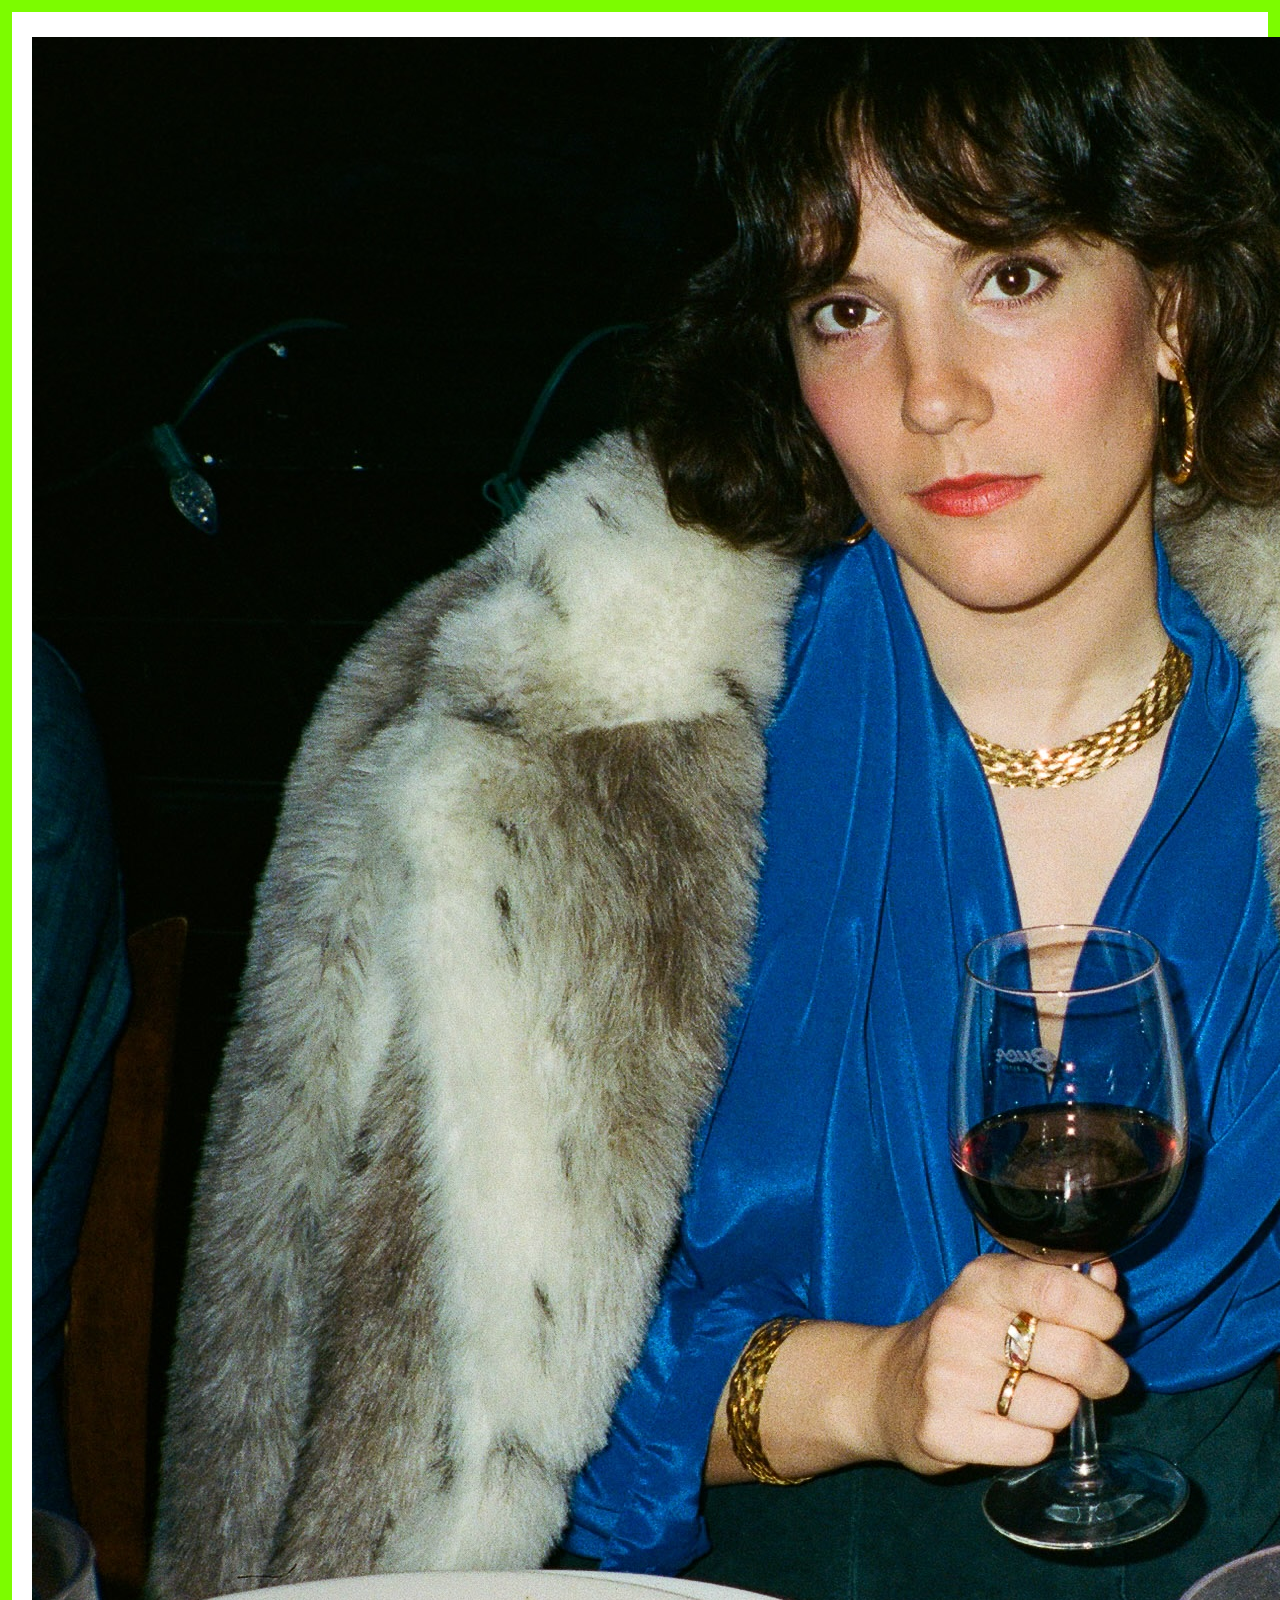
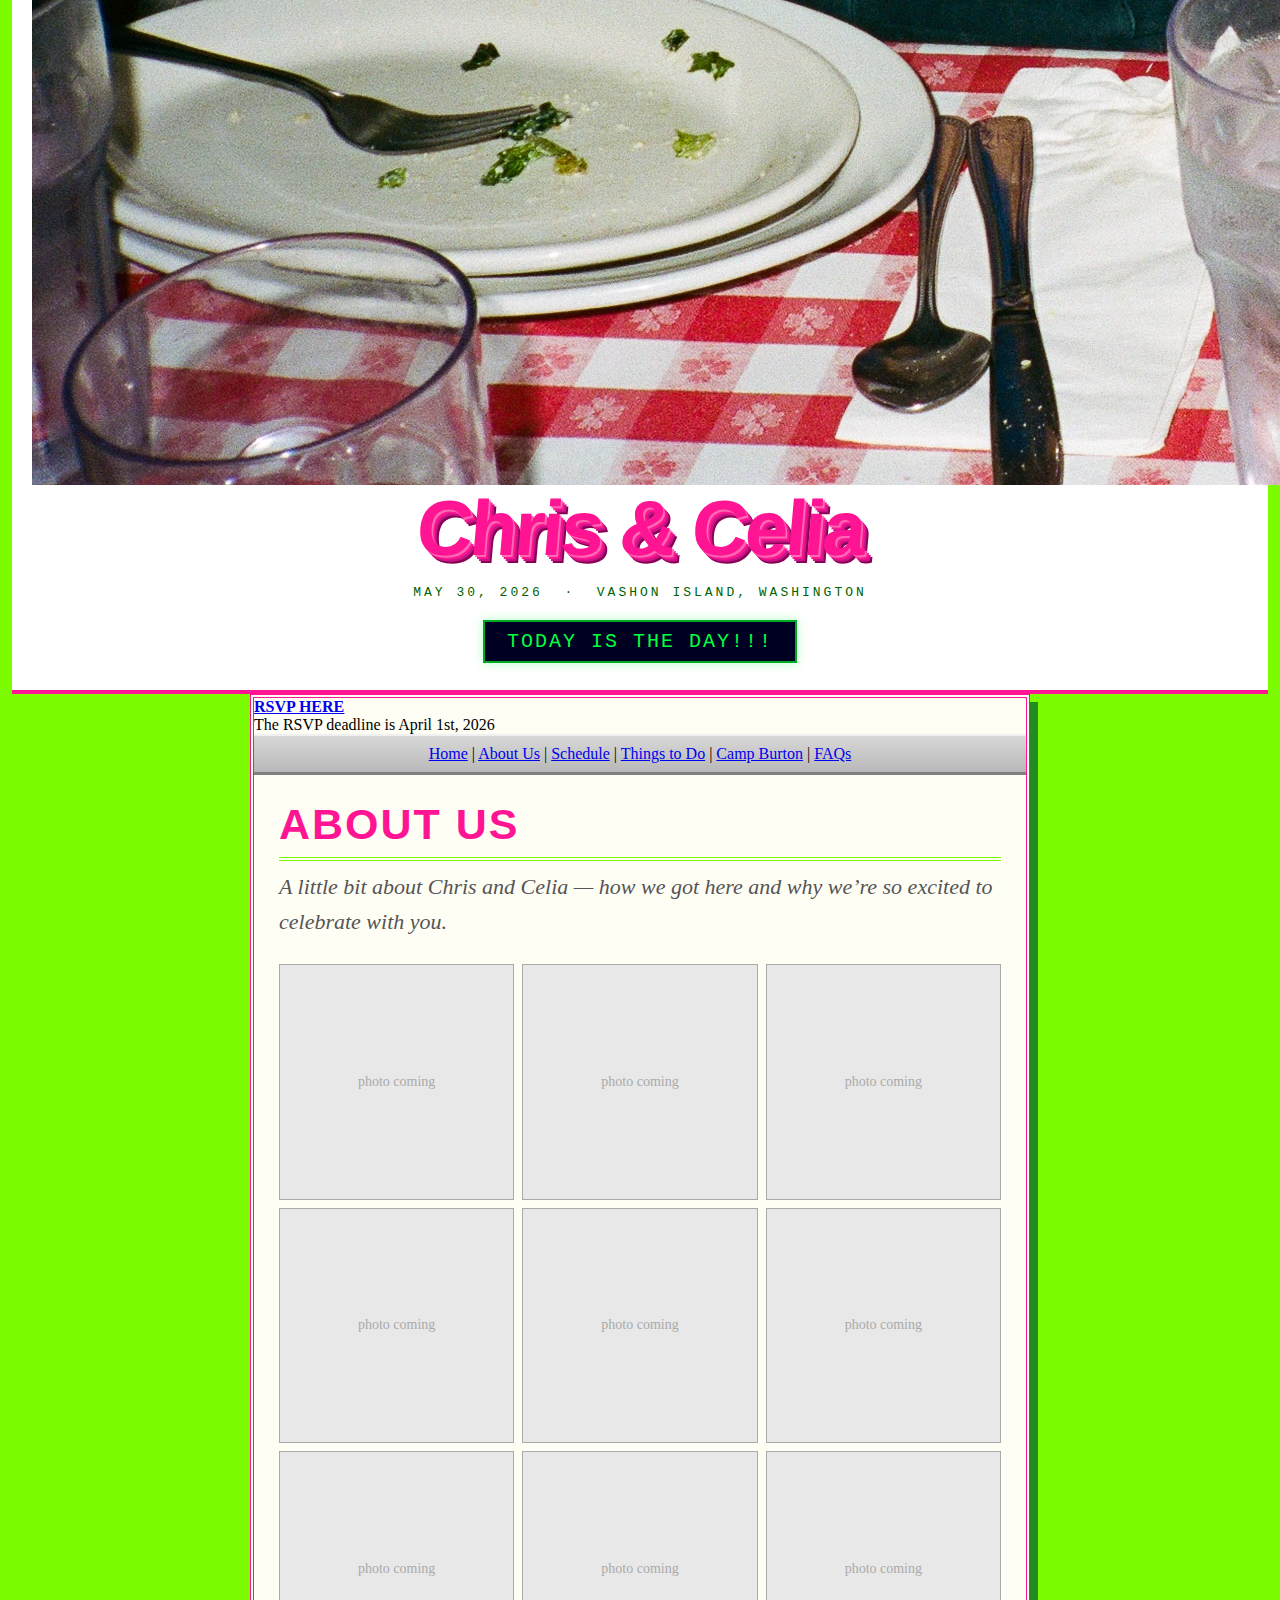
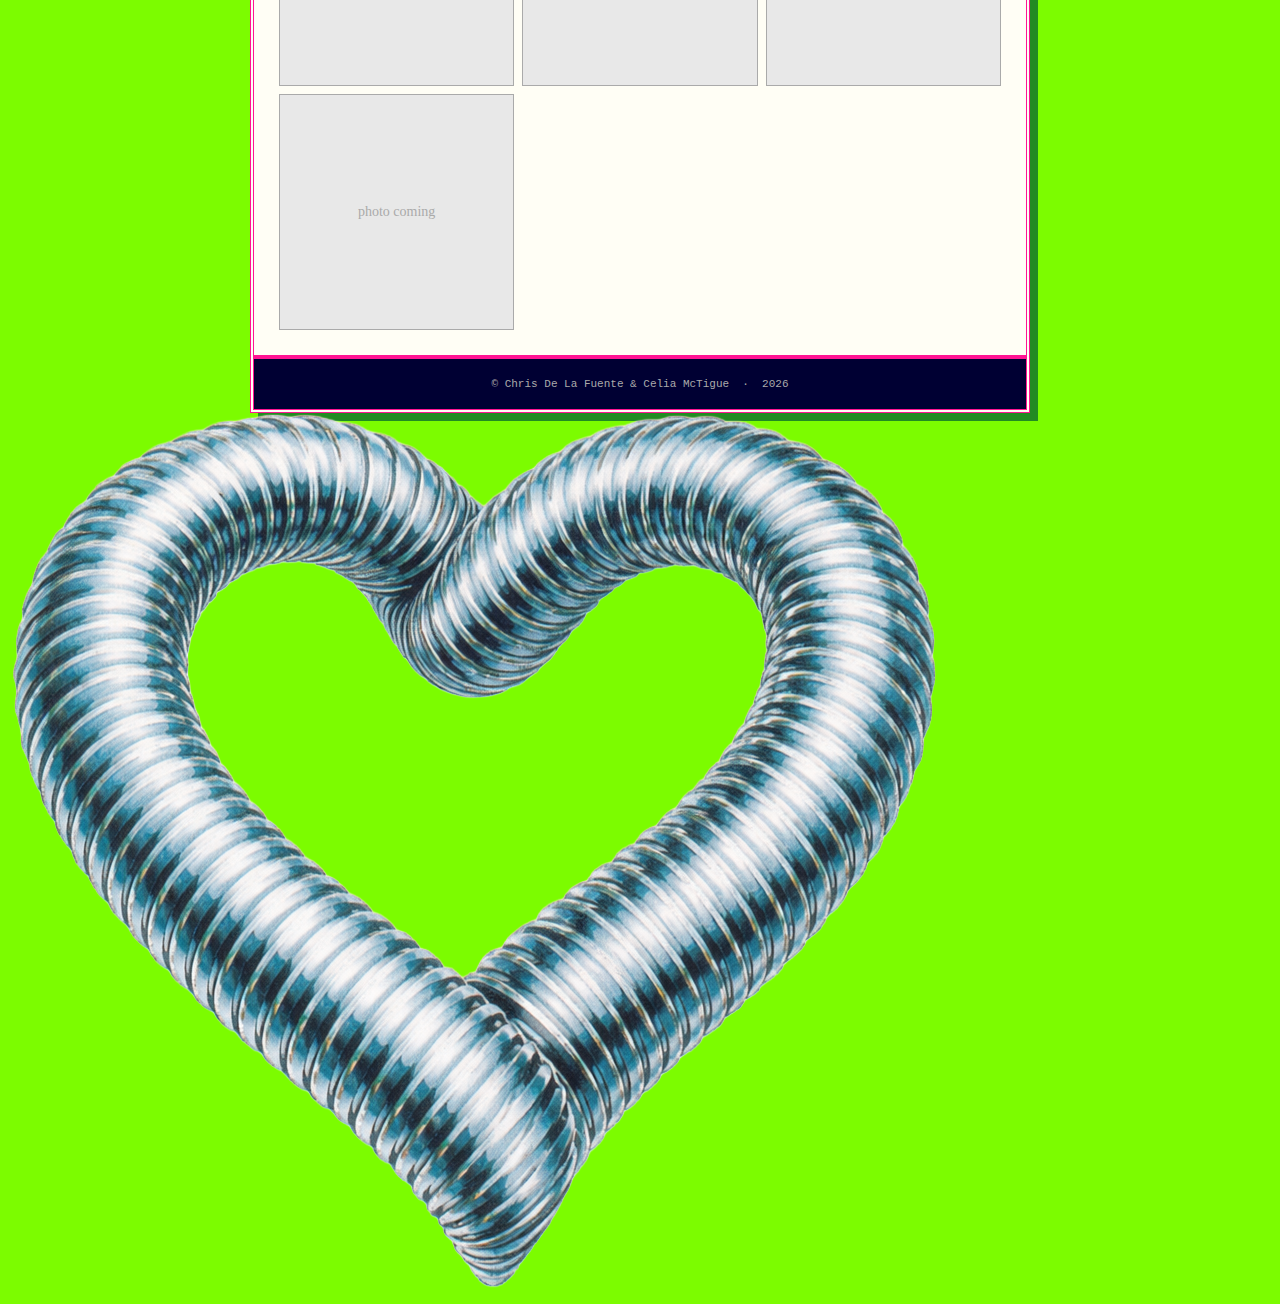
<file: about.html>
<!DOCTYPE html>
<html lang="en">
<head>
    <meta charset="UTF-8">
    <meta name="viewport" content="width=780">
    <title>About Us :: Chris &amp; Celia 2026</title>
    <link rel="stylesheet" href="css/style.css">
    <style>
        .page-heading { font-size: 43px; }
        .places-intro { font-size: 22px; }
        .about-grid {
            display: grid;
            grid-template-columns: repeat(3, 1fr);
            gap: 8px;
            margin-top: 16px;
        }
        .about-photo {
            width: 100%;
            aspect-ratio: 1;
            background: #e8e8e8;
            border: 1px solid #aaa;
            overflow: hidden;
            cursor: pointer;
            transition: all 0.35s ease;
            display: flex;
            align-items: center;
            justify-content: center;
            font-family: 'Times New Roman', Times, serif;
            font-size: 14px;
            color: #aaa;
        }
        .about-photo img {
            width: 100%;
            height: 100%;
            object-fit: cover;
            display: block;
        }
        .about-photo.expanded {
            grid-column: 1 / -1;
            aspect-ratio: unset;
            height: 520px;
        }
    </style>
</head>
<body>

<div id="header">
    <div id="header-photo">
        <img src="images/header-photo.jpg" alt="Chris and Celia"
             onerror="this.style.display='none';this.nextElementSibling.style.display='flex'">
        <div class="photo-placeholder" style="display:none;">[ photo ]</div>
    </div>
    <div id="header-info">
        <div class="site-title">Chris &amp; Celia</div>
        <p class="wedding-info">May 30, 2026 &nbsp;&middot;&nbsp; Vashon Island, Washington</p>
        <div id="countdown">
            <div class="cd-unit">
                <div class="cd-tiles" id="cd-days"><span class="cd-tile">-</span><span class="cd-tile">-</span><span class="cd-tile">-</span></div>
                <span class="cd-label">days</span>
            </div>
            <div class="cd-unit">
                <div class="cd-tiles" id="cd-hours"><span class="cd-tile">-</span><span class="cd-tile">-</span></div>
                <span class="cd-label">hrs</span>
            </div>
            <div class="cd-unit">
                <div class="cd-tiles" id="cd-mins"><span class="cd-tile">-</span><span class="cd-tile">-</span></div>
                <span class="cd-label">min</span>
            </div>
            <div class="cd-unit">
                <div class="cd-tiles" id="cd-secs"><span class="cd-tile">-</span><span class="cd-tile">-</span></div>
                <span class="cd-label">sec</span>
            </div>
        </div>
    </div>
    <div id="header-spacer"></div>
</div>

<div id="wrapper">

    <div id="please-note">
        <p><strong><u><a href="https://docs.google.com/forms/d/e/1FAIpQLSfmuHdYhnYX4tWAT2AsdJ4bnNe1Mta5uLi_JssWffvH2QNPTQ/viewform" target="_blank">RSVP HERE</a></u></strong></p>
    </div>
    <p class="rsvp-note">The RSVP deadline is April 1st, 2026</p>

    <div id="nav">
        <a href="/">Home</a>
        <span class="nav-sep">|</span>
        <a href="about" class="current">About Us</a>
        <span class="nav-sep">|</span>
        <a href="schedule">Schedule</a>
        <span class="nav-sep">|</span>
        <a href="things-to-do">Things to Do</a>
        <span class="nav-sep">|</span>
        <a href="camp-burton">Camp Burton</a>
        <span class="nav-sep">|</span>
        <a href="faq">FAQs</a>
    </div>

    <div id="main">
        <div id="col-full">

            <h1 class="page-heading">About Us</h1>
            <p class="places-intro">A little bit about Chris and Celia &mdash; how we got here and why we&rsquo;re so excited to celebrate with you.</p>

            <div class="about-grid">
                <div class="about-photo">photo coming</div>
                <div class="about-photo">photo coming</div>
                <div class="about-photo">photo coming</div>
                <div class="about-photo">photo coming</div>
                <div class="about-photo">photo coming</div>
                <div class="about-photo">photo coming</div>
                <div class="about-photo">photo coming</div>
                <div class="about-photo">photo coming</div>
                <div class="about-photo">photo coming</div>
                <div class="about-photo">photo coming</div>
            </div>

        </div>
    </div>

    <div id="footer">
        <p>&copy; Chris De La Fuente &amp; Celia McTigue &nbsp;&middot;&nbsp; 2026</p>
    </div>

</div>

<script src="js/countdown.js"></script>
<script>
    document.querySelectorAll('.about-photo').forEach(function (el) {
        el.addEventListener('click', function () {
            el.classList.toggle('expanded');
        });
    });
</script>

<div id="bouncing-heart">
    <img src="images/chromeheart.png" alt="Chrome Heart" id="heart-img">
</div>

<script>
(function () {
    var el  = document.getElementById('bouncing-heart');
    var img = document.getElementById('heart-img');
    var speed = 2.5;
    var saved = JSON.parse(localStorage.getItem('heartState') || 'null');
    var dx, dy, x, y;
    if (saved && saved.x < window.innerWidth && saved.y < window.innerHeight) {
        x = saved.x; y = saved.y; dx = saved.dx; dy = saved.dy;
    } else {
        var angle = (Math.random() * 60 + 15) * (Math.PI / 180);
        dx = Math.cos(angle) * speed * (Math.random() > 0.5 ? 1 : -1);
        dy = Math.sin(angle) * speed * (Math.random() > 0.5 ? 1 : -1);
        x = Math.random() * (window.innerWidth - 300);
        y = Math.random() * (window.innerHeight - 300);
    }
    var rotation = 0;
    var spinning = false;
    var frameCount = 0;

    el.style.left = x + 'px';
    el.style.top  = y + 'px';

    el.addEventListener('click', function () {
        if (spinning) return;
        spinning = true;
        rotation += 360;
        img.style.transition = 'transform 0.5s ease';
        img.style.transform = 'rotate(' + rotation + 'deg)';
        setTimeout(function () { spinning = false; }, 520);
    });

    function bounce() {
        var iw = el.offsetWidth;
        var ih = el.offsetHeight;
        var vw = window.innerWidth;
        var vh = window.innerHeight;

        x += dx;
        y += dy;

        if (x <= 0)        { x = 0;       dx =  Math.abs(dx); }
        if (x + iw >= vw)  { x = vw - iw; dx = -Math.abs(dx); }
        if (y <= 0)        { y = 0;       dy =  Math.abs(dy); }
        if (y + ih >= vh)  { y = vh - ih; dy = -Math.abs(dy); }

        el.style.left = x + 'px';
        el.style.top  = y + 'px';
        if (++frameCount % 60 === 0) {
            localStorage.setItem('heartState', JSON.stringify({x:x, y:y, dx:dx, dy:dy}));
        }
        requestAnimationFrame(bounce);
    }

    if (img.complete) {
        bounce();
    } else {
        img.addEventListener('load', bounce);
    }
})();
</script>

</body>
</html>
</file>
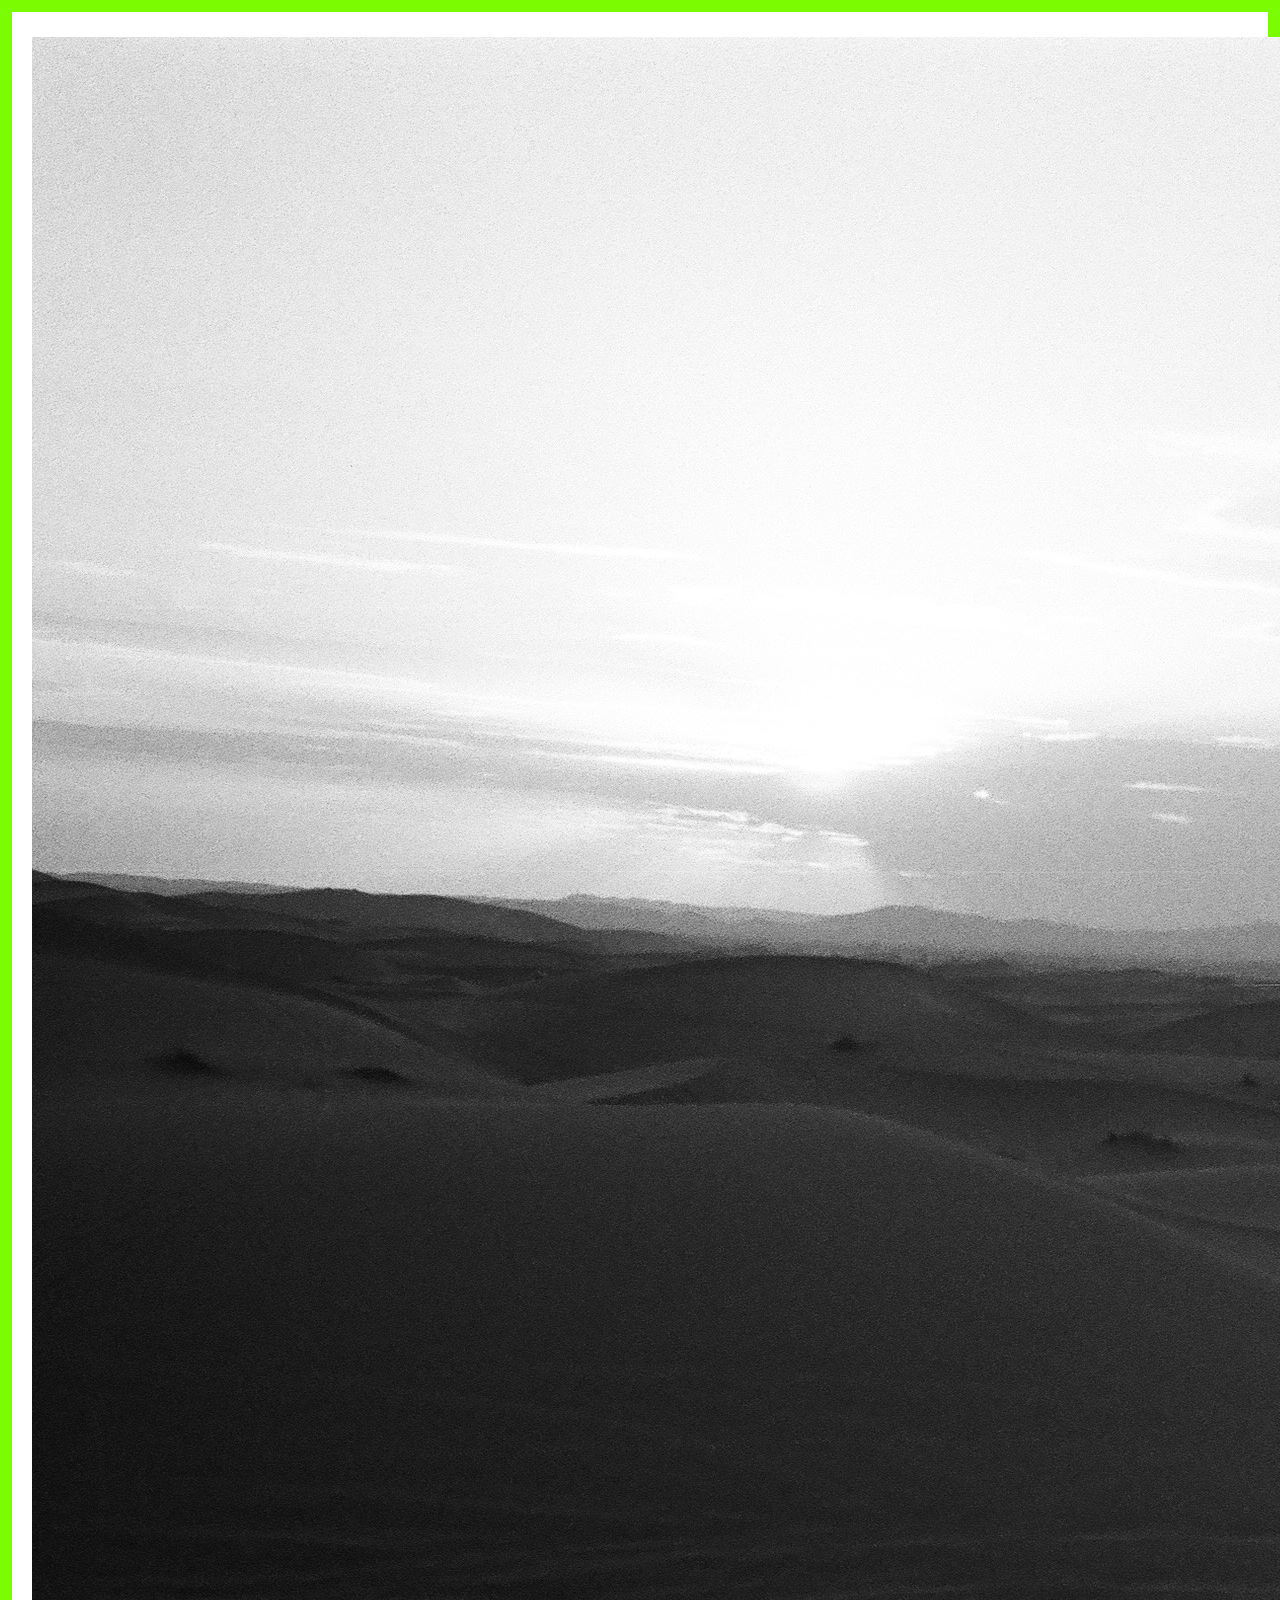
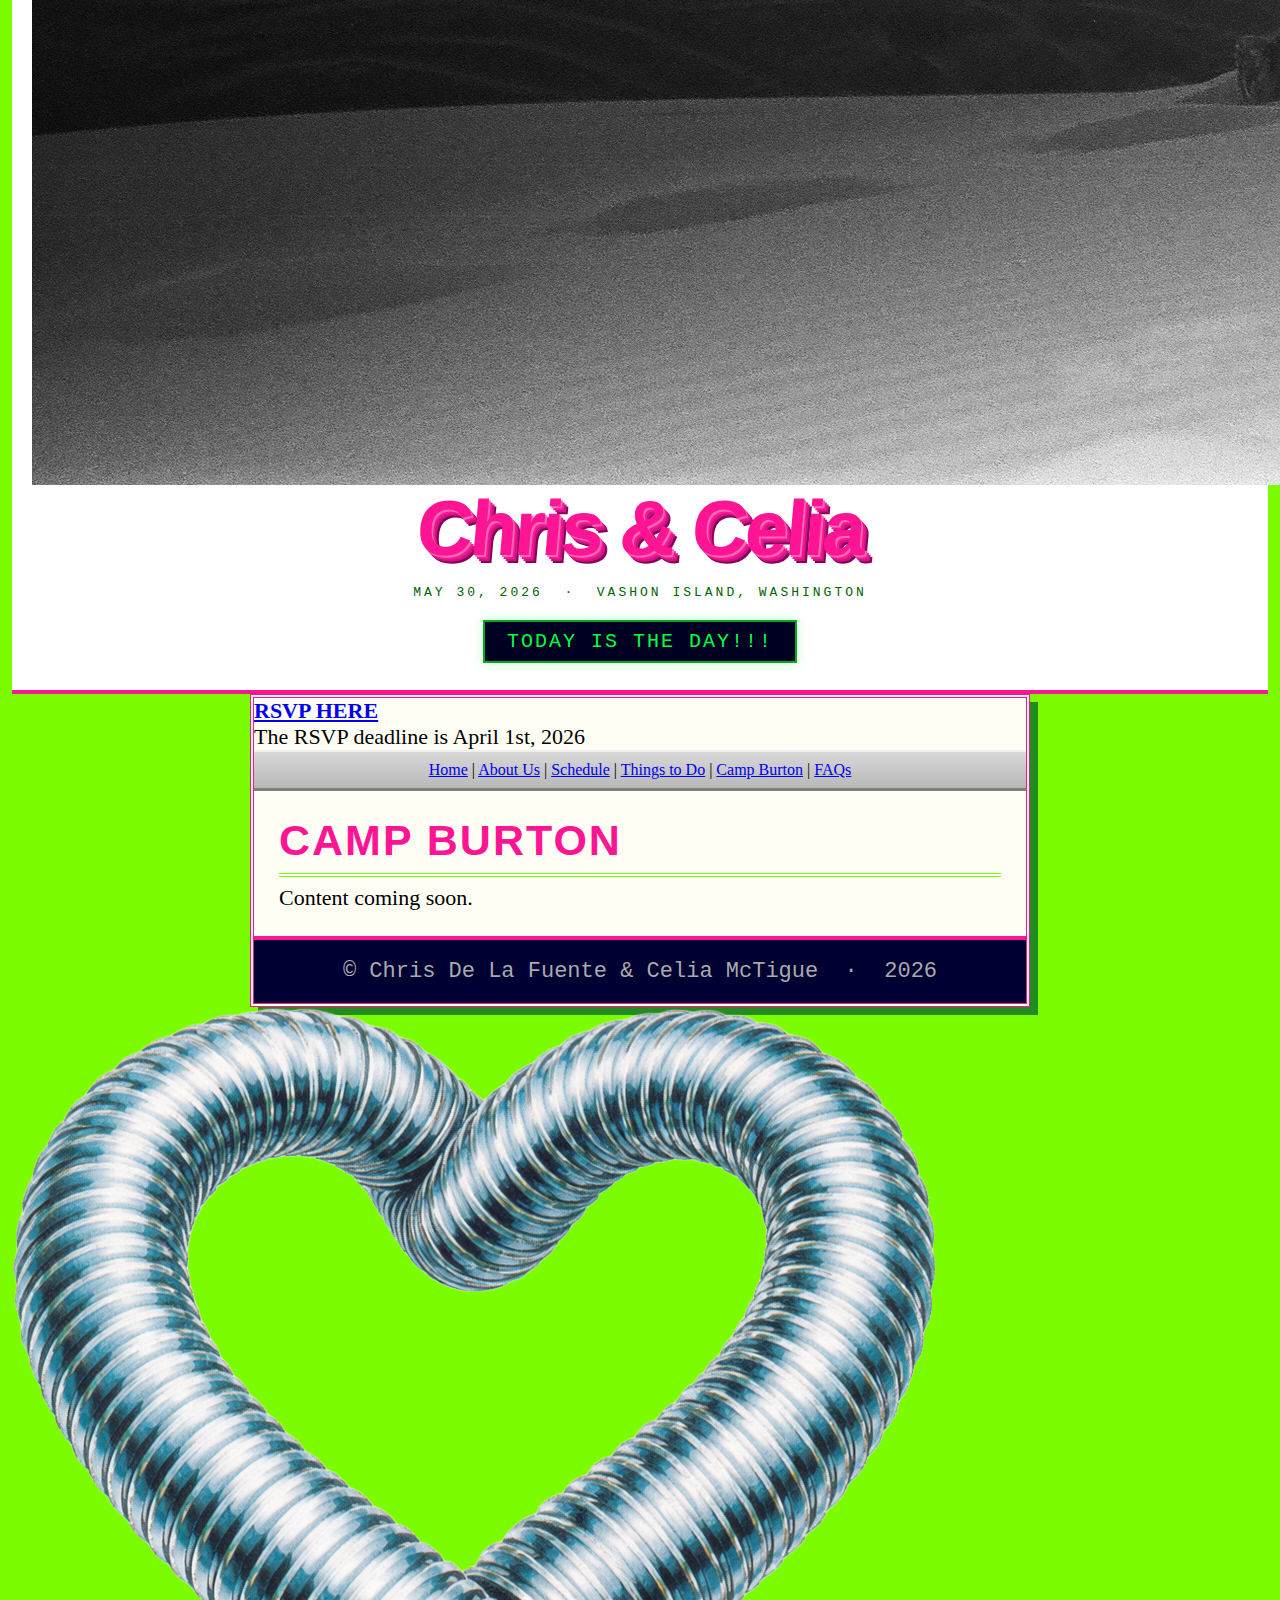
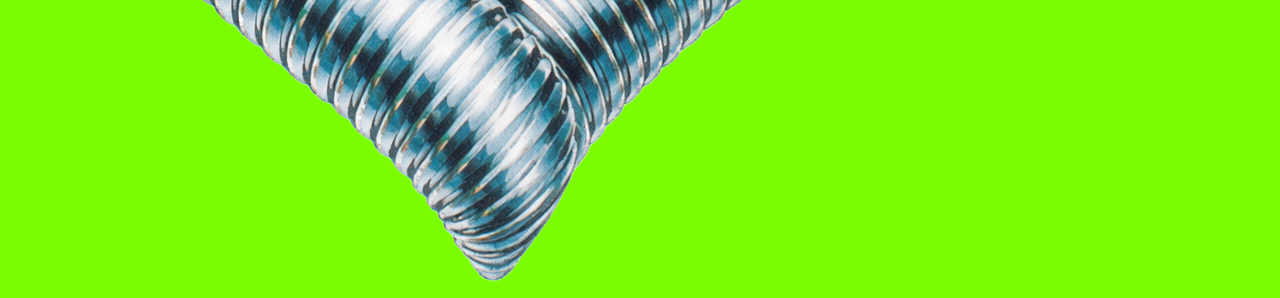
<file: camp-burton.html>
<!DOCTYPE html>
<html lang="en">
<head>
    <meta charset="UTF-8">
    <meta name="viewport" content="width=780">
    <title>Camp Burton :: Chris &amp; Celia 2026</title>
    <link rel="stylesheet" href="css/style.css">
    <style>
        .page-heading { font-size: 43px; }
        p             { font-size: 22px; }
    </style>
</head>
<body>

<div id="header">
    <div id="header-photo">
        <img src="images/header-photo.jpg" alt="Chris and Celia"
             onerror="this.style.display='none';this.nextElementSibling.style.display='flex'">
        <div class="photo-placeholder" style="display:none;">[ photo ]</div>
    </div>
    <div id="header-info">
        <div class="site-title">Chris &amp; Celia</div>
        <p class="wedding-info">May 30, 2026 &nbsp;&middot;&nbsp; Vashon Island, Washington</p>
        <div id="countdown">
            <div class="cd-unit">
                <div class="cd-tiles" id="cd-days"><span class="cd-tile">-</span><span class="cd-tile">-</span><span class="cd-tile">-</span></div>
                <span class="cd-label">days</span>
            </div>
            <div class="cd-unit">
                <div class="cd-tiles" id="cd-hours"><span class="cd-tile">-</span><span class="cd-tile">-</span></div>
                <span class="cd-label">hrs</span>
            </div>
            <div class="cd-unit">
                <div class="cd-tiles" id="cd-mins"><span class="cd-tile">-</span><span class="cd-tile">-</span></div>
                <span class="cd-label">min</span>
            </div>
            <div class="cd-unit">
                <div class="cd-tiles" id="cd-secs"><span class="cd-tile">-</span><span class="cd-tile">-</span></div>
                <span class="cd-label">sec</span>
            </div>
        </div>
    </div>
    <div id="header-spacer"></div>
</div>

<div id="wrapper">

    <div id="please-note">
        <p><strong><u><a href="https://docs.google.com/forms/d/e/1FAIpQLSfmuHdYhnYX4tWAT2AsdJ4bnNe1Mta5uLi_JssWffvH2QNPTQ/viewform" target="_blank">RSVP HERE</a></u></strong></p>
    </div>
    <p class="rsvp-note">The RSVP deadline is April 1st, 2026</p>

    <div id="nav">
        <a href="/">Home</a>
        <span class="nav-sep">|</span>
        <a href="about">About Us</a>
        <span class="nav-sep">|</span>
        <a href="schedule">Schedule</a>
        <span class="nav-sep">|</span>
        <a href="things-to-do">Things to Do</a>
        <span class="nav-sep">|</span>
        <a href="camp-burton" class="current">Camp Burton</a>
        <span class="nav-sep">|</span>
        <a href="faq">FAQs</a>
    </div>

    <div id="main">
        <div id="col-full">

            <h1 class="page-heading">Camp Burton</h1>
            <p>Content coming soon.</p>

        </div>
    </div>

    <div id="footer">
        <p>&copy; Chris De La Fuente &amp; Celia McTigue &nbsp;&middot;&nbsp; 2026</p>
    </div>

</div>

<script src="js/countdown.js"></script>
<script>
(function () {
    var photos = [
        '/images/photo-01.jpg','/images/photo-02.jpg','/images/photo-03.jpg',
        '/images/photo-04.jpg','/images/photo-05.jpg','/images/photo-06.jpg',
        '/images/photo-07.jpg','/images/photo-08.jpg','/images/photo-09.jpg',
        '/images/photo-10.jpg','/images/photo-11.jpg','/images/photo-12.jpg',
        '/images/photo-13.jpg','/images/photo-14.jpg','/images/photo-15.jpg',
        '/images/photo-16.jpg'
    ];
    var img = document.querySelector('#header-photo img');
    if (img) img.src = photos[Math.floor(Math.random() * photos.length)];
})();
</script>

<div id="bouncing-heart">
    <img src="images/chromeheart.png" alt="Chrome Heart" id="heart-img">
</div>

<script>
(function () {
    var el  = document.getElementById('bouncing-heart');
    var img = document.getElementById('heart-img');
    var speed = 2.5;
    var saved = JSON.parse(localStorage.getItem('heartState') || 'null');
    var dx, dy, x, y;
    if (saved && saved.x < window.innerWidth && saved.y < window.innerHeight) {
        x = saved.x; y = saved.y; dx = saved.dx; dy = saved.dy;
    } else {
        var angle = (Math.random() * 60 + 15) * (Math.PI / 180);
        dx = Math.cos(angle) * speed * (Math.random() > 0.5 ? 1 : -1);
        dy = Math.sin(angle) * speed * (Math.random() > 0.5 ? 1 : -1);
        x = Math.random() * (window.innerWidth - 300);
        y = Math.random() * (window.innerHeight - 300);
    }
    var rotation = 0;
    var spinning = false;
    var frameCount = 0;

    el.style.left = x + 'px';
    el.style.top  = y + 'px';

    el.addEventListener('click', function () {
        if (spinning) return;
        spinning = true;
        rotation += 360;
        img.style.transition = 'transform 0.5s ease';
        img.style.transform = 'rotate(' + rotation + 'deg)';
        setTimeout(function () { spinning = false; }, 520);
    });

    function bounce() {
        var iw = el.offsetWidth;
        var ih = el.offsetHeight;
        var vw = window.innerWidth;
        var vh = window.innerHeight;

        x += dx;
        y += dy;

        if (x <= 0)        { x = 0;       dx =  Math.abs(dx); }
        if (x + iw >= vw)  { x = vw - iw; dx = -Math.abs(dx); }
        if (y <= 0)        { y = 0;       dy =  Math.abs(dy); }
        if (y + ih >= vh)  { y = vh - ih; dy = -Math.abs(dy); }

        el.style.left = x + 'px';
        el.style.top  = y + 'px';
        if (++frameCount % 60 === 0) {
            localStorage.setItem('heartState', JSON.stringify({x:x, y:y, dx:dx, dy:dy}));
        }
        requestAnimationFrame(bounce);
    }

    if (img.complete) {
        bounce();
    } else {
        img.addEventListener('load', bounce);
    }
})();
</script>

</body>
</html>
</file>
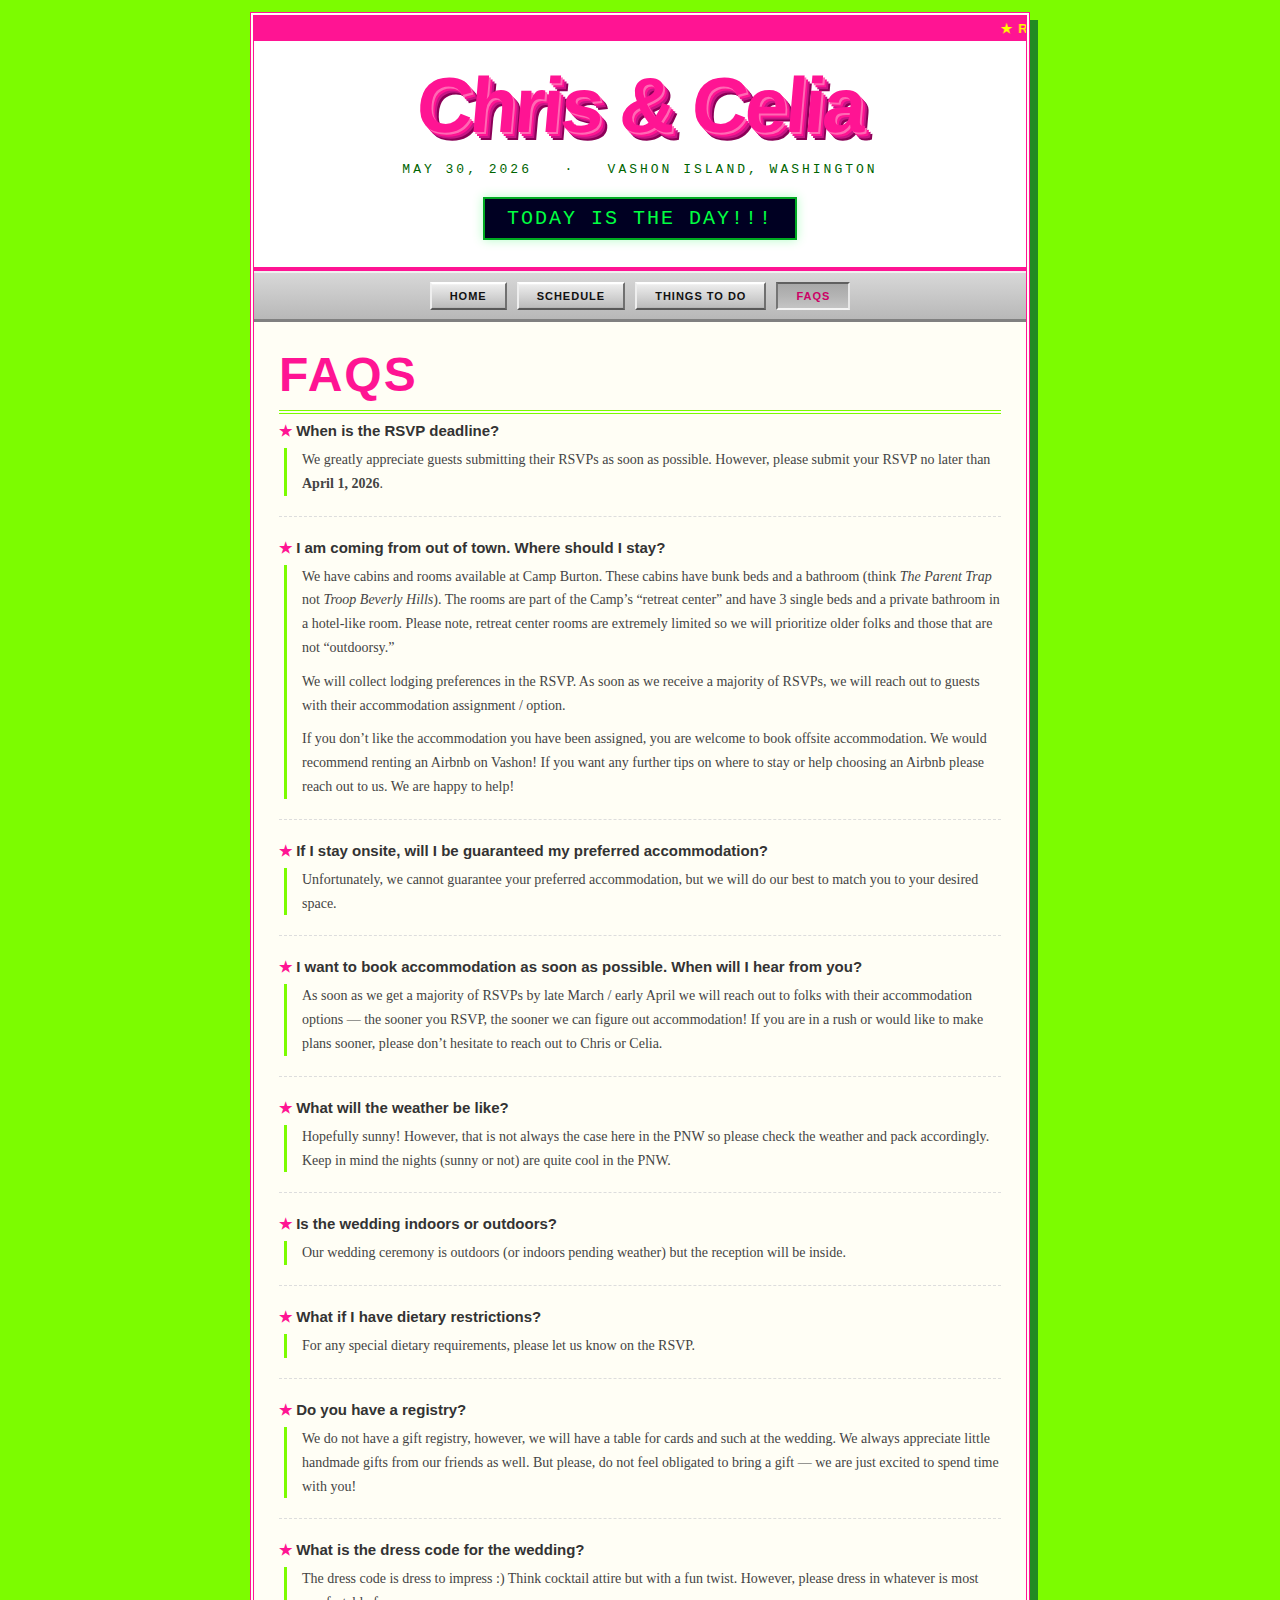
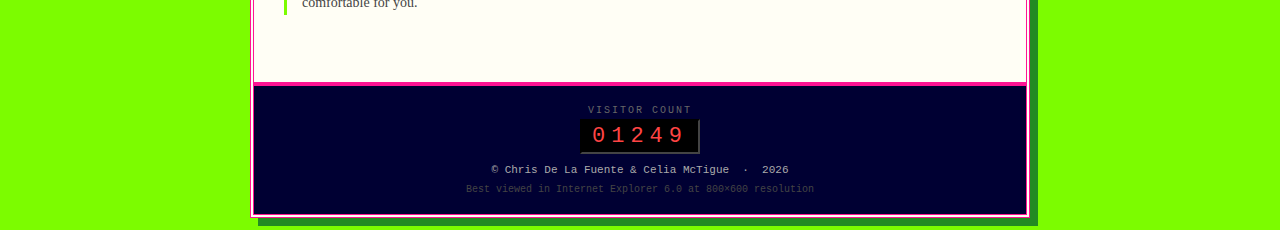
<file: faq.html>
<!DOCTYPE html>
<html lang="en">
<head>
    <meta charset="UTF-8">
    <meta name="viewport" content="width=780">
    <title>FAQs :: Chris &amp; Celia 2026</title>
    <link rel="stylesheet" href="css/style.css">
</head>
<body>

<div id="wrapper">

    <marquee class="top-marquee" behavior="scroll" direction="left" scrollamount="3">
        ★ RSVP DEADLINE: APRIL 1, 2026 ★ NO GIFT REGISTRY ★ DRESS CODE: COCKTAIL ATTIRE WITH A FUN TWIST ★ QUESTIONS? REACH OUT TO CHRIS OR CELIA ★
    </marquee>

    <div id="header">
        <div class="site-title">Chris &amp; Celia</div>
        <p class="wedding-info">May 30, 2026 &nbsp;&nbsp;·&nbsp;&nbsp; Vashon Island, Washington</p>
        <div id="countdown">
            <span id="cd-days">--</span>d &nbsp;
            <span id="cd-hours">--</span>h &nbsp;
            <span id="cd-mins">--</span>min &nbsp;
            <span id="cd-secs">--</span>s
        </div>
    </div>

    <div id="nav">
        <a href="index.html" class="nav-btn">HOME</a>
        <a href="schedule.html" class="nav-btn">SCHEDULE</a>
        <a href="things-to-do.html" class="nav-btn">THINGS TO DO</a>
        <a href="faq.html" class="nav-btn current">FAQs</a>
    </div>

    <div id="main">

        <h1 class="page-heading">FAQs</h1>

        <div class="faq-section">
            <div class="faq-q">When is the RSVP deadline?</div>
            <div class="faq-a">We greatly appreciate guests submitting their RSVPs as soon as possible. However, please submit your RSVP no later than <strong>April 1, 2026</strong>.</div>
        </div>

        <div class="faq-section">
            <div class="faq-q">I am coming from out of town. Where should I stay?</div>
            <div class="faq-a">
                <p>We have cabins and rooms available at Camp Burton. These cabins have bunk beds and a bathroom (think <em>The Parent Trap</em> not <em>Troop Beverly Hills</em>). The rooms are part of the Camp&rsquo;s &ldquo;retreat center&rdquo; and have 3 single beds and a private bathroom in a hotel-like room. Please note, retreat center rooms are extremely limited so we will prioritize older folks and those that are not &ldquo;outdoorsy.&rdquo;</p>
                <p>We will collect lodging preferences in the RSVP. As soon as we receive a majority of RSVPs, we will reach out to guests with their accommodation assignment&nbsp;/&nbsp;option.</p>
                <p>If you don&rsquo;t like the accommodation you have been assigned, you are welcome to book offsite accommodation. We would recommend renting an Airbnb on Vashon! If you want any further tips on where to stay or help choosing an Airbnb please reach out to us. We are happy to help!</p>
            </div>
        </div>

        <div class="faq-section">
            <div class="faq-q">If I stay onsite, will I be guaranteed my preferred accommodation?</div>
            <div class="faq-a">Unfortunately, we cannot guarantee your preferred accommodation, but we will do our best to match you to your desired space.</div>
        </div>

        <div class="faq-section">
            <div class="faq-q">I want to book accommodation as soon as possible. When will I hear from you?</div>
            <div class="faq-a">As soon as we get a majority of RSVPs by late March&nbsp;/&nbsp;early April we will reach out to folks with their accommodation options &mdash; the sooner you RSVP, the sooner we can figure out accommodation! If you are in a rush or would like to make plans sooner, please don&rsquo;t hesitate to reach out to Chris or Celia.</div>
        </div>

        <div class="faq-section">
            <div class="faq-q">What will the weather be like?</div>
            <div class="faq-a">Hopefully sunny! However, that is not always the case here in the PNW so please check the weather and pack accordingly. Keep in mind the nights (sunny or not) are quite cool in the PNW.</div>
        </div>

        <div class="faq-section">
            <div class="faq-q">Is the wedding indoors or outdoors?</div>
            <div class="faq-a">Our wedding ceremony is outdoors (or indoors pending weather) but the reception will be inside.</div>
        </div>

        <div class="faq-section">
            <div class="faq-q">What if I have dietary restrictions?</div>
            <div class="faq-a">For any special dietary requirements, please let us know on the RSVP.</div>
        </div>

        <div class="faq-section">
            <div class="faq-q">Do you have a registry?</div>
            <div class="faq-a">We do not have a gift registry, however, we will have a table for cards and such at the wedding. We always appreciate little handmade gifts from our friends as well. But please, do not feel obligated to bring a gift &mdash; we are just excited to spend time with you!</div>
        </div>

        <div class="faq-section">
            <div class="faq-q">What is the dress code for the wedding?</div>
            <div class="faq-a">The dress code is dress to impress :) Think cocktail attire but with a fun twist. However, please dress in whatever is most comfortable for you.</div>
        </div>

    </div>

    <div id="footer">
        <p class="hit-counter-label">Visitor Count</p>
        <div id="hit-counter-display"><span id="hit-count">01247</span></div>
        <p style="margin-top:10px;">&copy; Chris De La Fuente &amp; Celia McTigue &nbsp;&middot;&nbsp; 2026</p>
        <p class="footer-note">Best viewed in Internet Explorer 6.0 at 800&times;600 resolution</p>
    </div>

</div>

<script src="js/countdown.js"></script>
<script>
    var stored = parseInt(localStorage.getItem('ccw_visits') || '1247');
    stored++;
    localStorage.setItem('ccw_visits', stored);
    document.getElementById('hit-count').textContent = String(stored).padStart(5, '0');
</script>

</body>
</html>
</file>
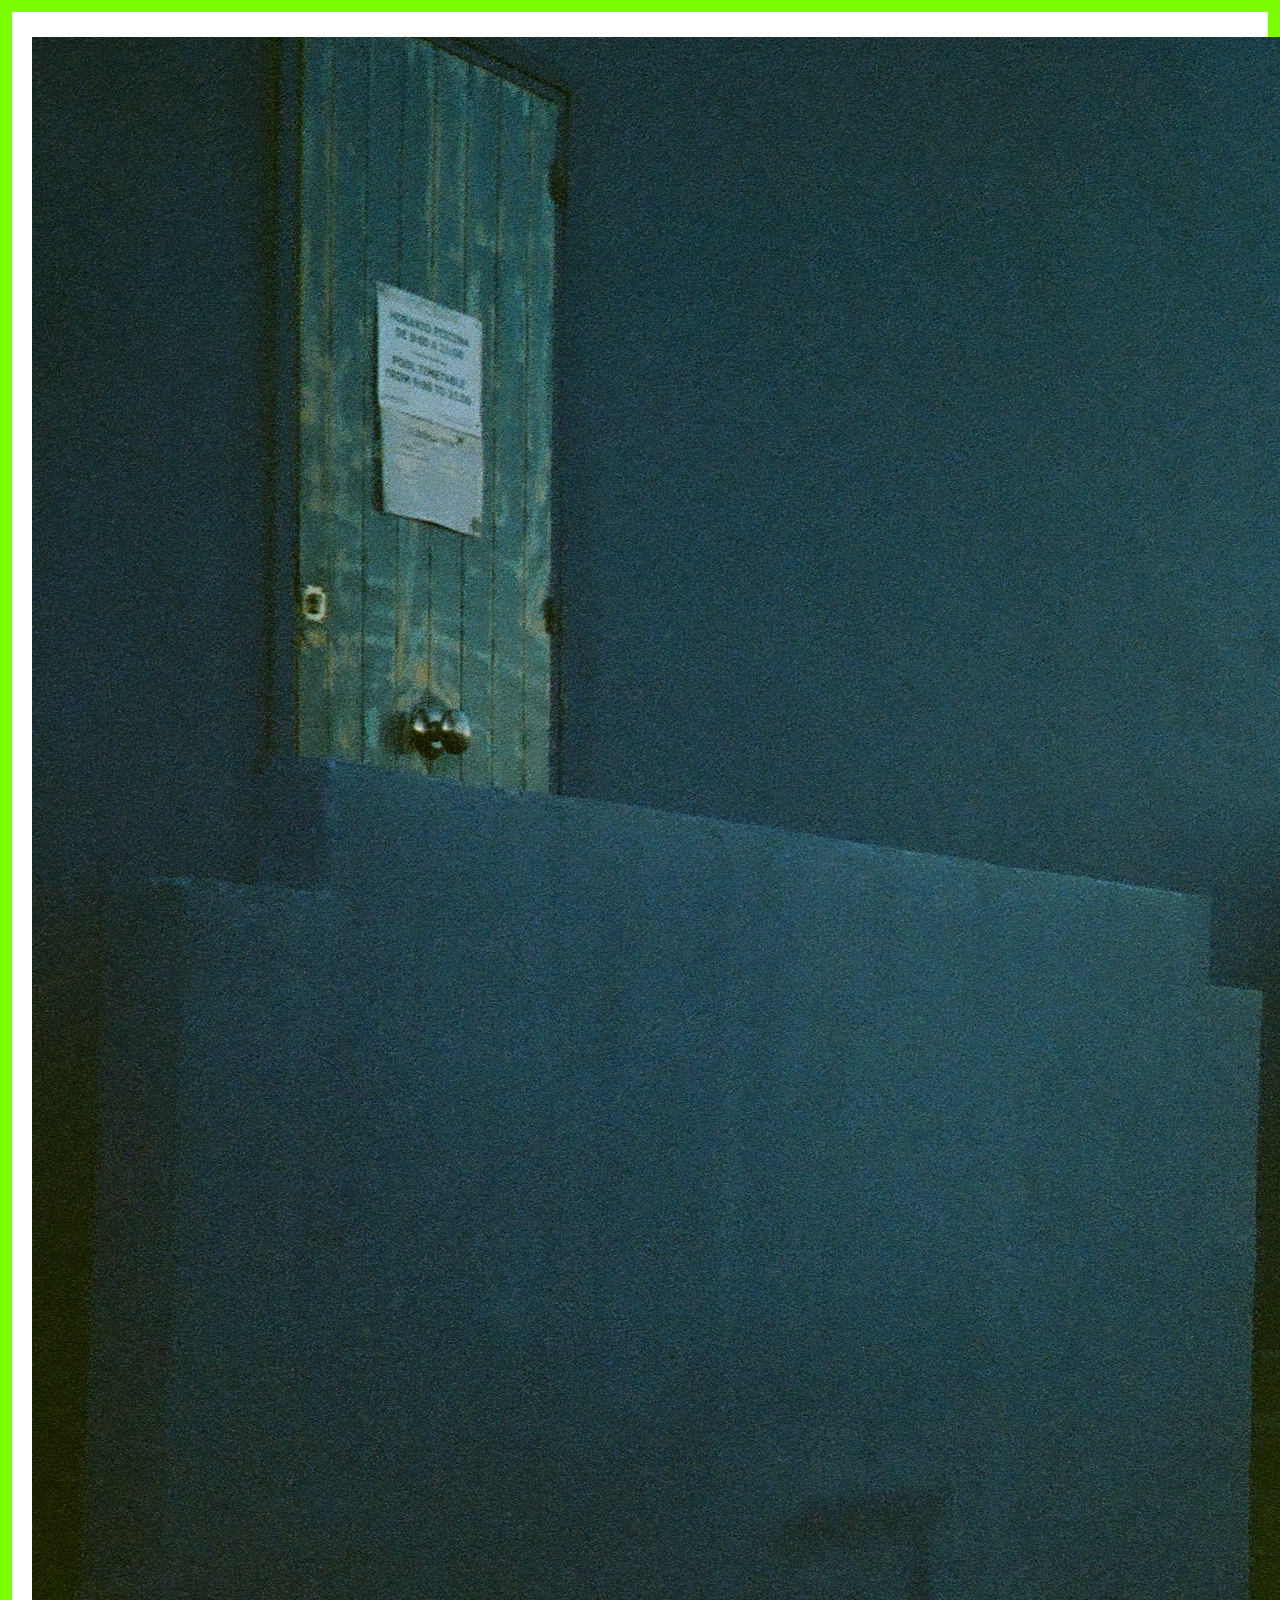
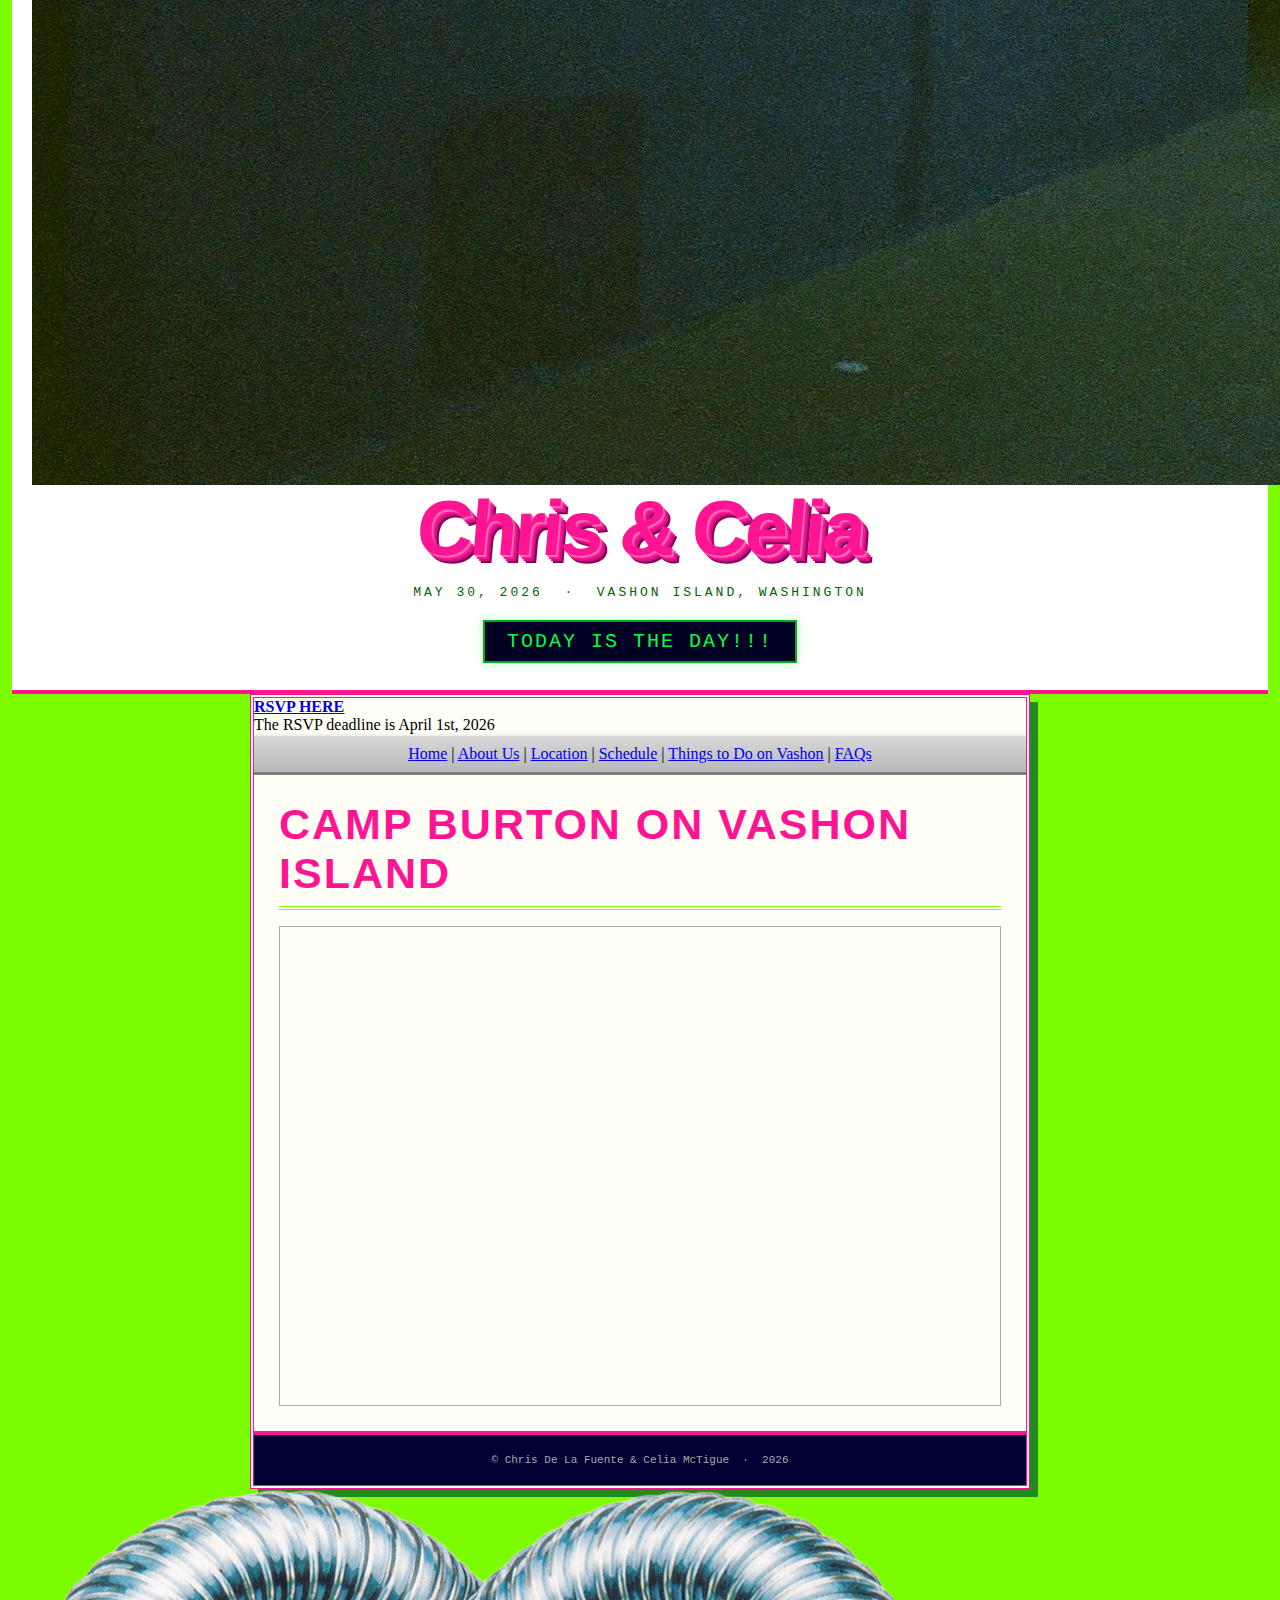
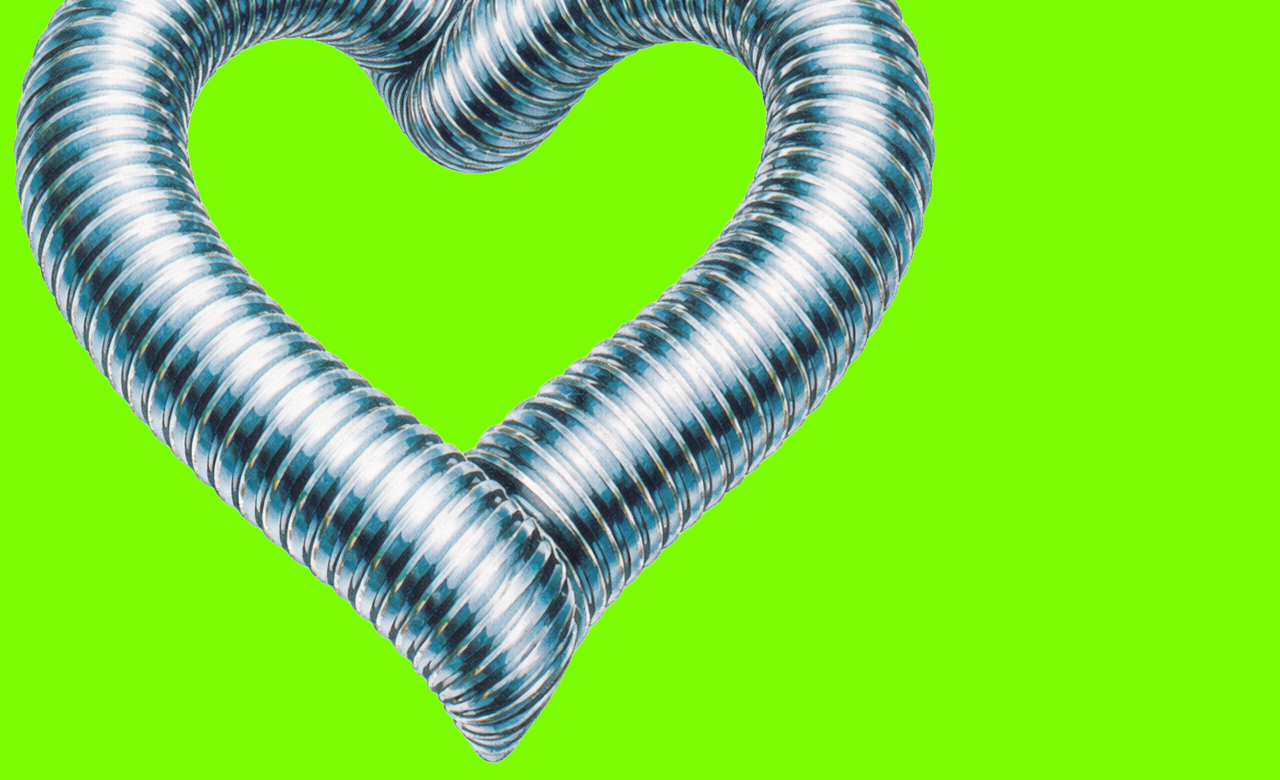
<file: location.html>
<!DOCTYPE html>
<html lang="en">
<head>
    <meta charset="UTF-8">
    <meta name="viewport" content="width=780">
    <title>Location :: Chris &amp; Celia 2026</title>
    <link rel="stylesheet" href="css/style.css">
    <style>
        .page-heading { font-size: 43px; }
        .map-container {
            width: 100%;
            height: 480px;
            border: 1px solid #aaa;
            margin-top: 16px;
        }
        .map-container iframe {
            width: 100%;
            height: 100%;
            border: 0;
            display: block;
        }
    </style>
</head>
<body>

<div id="header">
    <div id="header-photo">
        <img src="images/header-photo.jpg" alt="Chris and Celia"
             onerror="this.style.display='none';this.nextElementSibling.style.display='flex'">
        <div class="photo-placeholder" style="display:none;">[ photo ]</div>
    </div>
    <div id="header-info">
        <div class="site-title">Chris &amp; Celia</div>
        <p class="wedding-info">May 30, 2026 &nbsp;&middot;&nbsp; Vashon Island, Washington</p>
        <div id="countdown">
            <div class="cd-unit">
                <div class="cd-tiles" id="cd-days"><span class="cd-tile">-</span><span class="cd-tile">-</span><span class="cd-tile">-</span></div>
                <span class="cd-label">days</span>
            </div>
            <div class="cd-unit">
                <div class="cd-tiles" id="cd-hours"><span class="cd-tile">-</span><span class="cd-tile">-</span></div>
                <span class="cd-label">hrs</span>
            </div>
            <div class="cd-unit">
                <div class="cd-tiles" id="cd-mins"><span class="cd-tile">-</span><span class="cd-tile">-</span></div>
                <span class="cd-label">min</span>
            </div>
            <div class="cd-unit">
                <div class="cd-tiles" id="cd-secs"><span class="cd-tile">-</span><span class="cd-tile">-</span></div>
                <span class="cd-label">sec</span>
            </div>
        </div>
    </div>
    <div id="header-spacer"></div>
</div>

<div id="wrapper">

    <div id="please-note">
        <p><strong><u><a href="https://docs.google.com/forms/d/e/1FAIpQLSfmuHdYhnYX4tWAT2AsdJ4bnNe1Mta5uLi_JssWffvH2QNPTQ/viewform" target="_blank">RSVP HERE</a></u></strong></p>
    </div>
    <p class="rsvp-note">The RSVP deadline is April 1st, 2026</p>

    <div id="nav">
        <a href="/">Home</a>
        <span class="nav-sep">|</span>
        <a href="about">About Us</a>
        <span class="nav-sep">|</span>
        <a href="location" class="current">Location</a>
        <span class="nav-sep">|</span>
        <a href="schedule">Schedule</a>
        <span class="nav-sep">|</span>
        <a href="things-to-do">Things to Do on Vashon</a>
        <span class="nav-sep">|</span>
        <a href="faq">FAQs</a>
    </div>

    <div id="main">
        <div id="col-full">

            <h1 class="page-heading">Camp Burton on Vashon Island</h1>

            <div class="map-container">
                <iframe
                    src="https://www.google.com/maps?q=Camp+Burton,+9326+SW+Bayview+Dr,+Vashon,+WA+98070&output=embed"
                    allowfullscreen
                    loading="lazy"
                    referrerpolicy="no-referrer-when-downgrade">
                </iframe>
            </div>

        </div>
    </div>

    <div id="footer">
        <p>&copy; Chris De La Fuente &amp; Celia McTigue &nbsp;&middot;&nbsp; 2026</p>
    </div>

</div>

<script src="js/countdown.js"></script>
<script>
(function () {
    var photos = [
        '/images/photo-01.jpg','/images/photo-02.jpg','/images/photo-03.jpg',
        '/images/photo-04.jpg','/images/photo-05.jpg','/images/photo-06.jpg',
        '/images/photo-07.jpg','/images/photo-08.jpg','/images/photo-09.jpg',
        '/images/photo-10.jpg','/images/photo-11.jpg','/images/photo-12.jpg',
        '/images/photo-13.jpg','/images/photo-14.jpg','/images/photo-15.jpg',
        '/images/photo-16.jpg'
    ];
    var img = document.querySelector('#header-photo img');
    if (img) img.src = photos[Math.floor(Math.random() * photos.length)];
})();
</script>

<div id="bouncing-heart">
    <img src="images/chromeheart.png" alt="Chrome Heart" id="heart-img">
</div>

<script>
(function () {
    var el  = document.getElementById('bouncing-heart');
    var img = document.getElementById('heart-img');
    var speed = 2.5;
    var saved = JSON.parse(localStorage.getItem('heartState') || 'null');
    var dx, dy, x, y;
    if (saved && saved.x < window.innerWidth && saved.y < window.innerHeight) {
        x = saved.x; y = saved.y; dx = saved.dx; dy = saved.dy;
    } else {
        var angle = (Math.random() * 60 + 15) * (Math.PI / 180);
        dx = Math.cos(angle) * speed * (Math.random() > 0.5 ? 1 : -1);
        dy = Math.sin(angle) * speed * (Math.random() > 0.5 ? 1 : -1);
        x = Math.random() * (window.innerWidth - 300);
        y = Math.random() * (window.innerHeight - 300);
    }
    var rotation = 0;
    var spinning = false;
    var frameCount = 0;

    el.style.left = x + 'px';
    el.style.top  = y + 'px';

    el.addEventListener('click', function () {
        if (spinning) return;
        spinning = true;
        rotation += 360;
        img.style.transition = 'transform 0.5s ease';
        img.style.transform = 'rotate(' + rotation + 'deg)';
        setTimeout(function () { spinning = false; }, 520);
    });

    function bounce() {
        var iw = el.offsetWidth;
        var ih = el.offsetHeight;
        var vw = window.innerWidth;
        var vh = window.innerHeight;

        x += dx;
        y += dy;

        if (x <= 0)        { x = 0;       dx =  Math.abs(dx); }
        if (x + iw >= vw)  { x = vw - iw; dx = -Math.abs(dx); }
        if (y <= 0)        { y = 0;       dy =  Math.abs(dy); }
        if (y + ih >= vh)  { y = vh - ih; dy = -Math.abs(dy); }

        el.style.left = x + 'px';
        el.style.top  = y + 'px';
        if (++frameCount % 60 === 0) {
            localStorage.setItem('heartState', JSON.stringify({x:x, y:y, dx:dx, dy:dy}));
        }
        requestAnimationFrame(bounce);
    }

    if (img.complete) {
        bounce();
    } else {
        img.addEventListener('load', bounce);
    }
})();
</script>

</body>
</html>
</file>
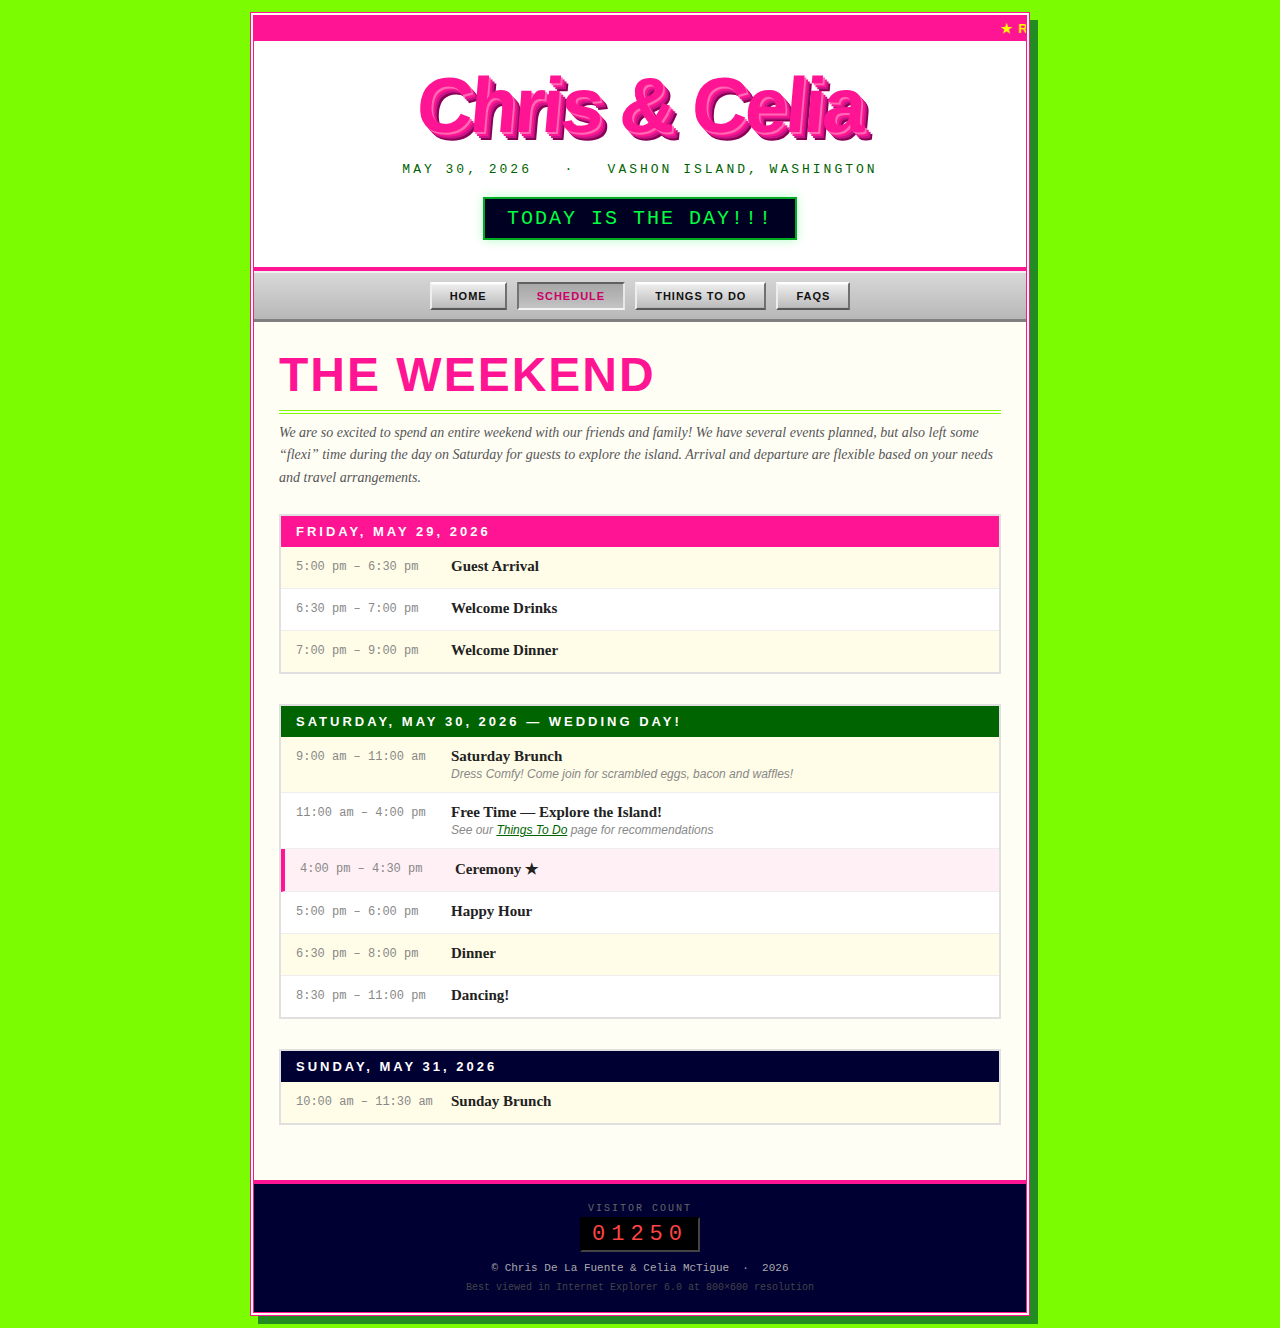
<file: schedule.html>
<!DOCTYPE html>
<html lang="en">
<head>
    <meta charset="UTF-8">
    <meta name="viewport" content="width=780">
    <title>Schedule :: Chris &amp; Celia 2026</title>
    <link rel="stylesheet" href="css/style.css">
</head>
<body>

<div id="wrapper">

    <marquee class="top-marquee" behavior="scroll" direction="left" scrollamount="3">
        ★ RSVP DEADLINE: APRIL 1, 2026 ★ CEREMONY AT 4:00 PM SATURDAY ★ CAMP BURTON, VASHON ISLAND ★ DRESS CODE: COCKTAIL ATTIRE WITH A FUN TWIST ★
    </marquee>

    <div id="header">
        <div class="site-title">Chris &amp; Celia</div>
        <p class="wedding-info">May 30, 2026 &nbsp;&nbsp;·&nbsp;&nbsp; Vashon Island, Washington</p>
        <div id="countdown">
            <span id="cd-days">--</span>d &nbsp;
            <span id="cd-hours">--</span>h &nbsp;
            <span id="cd-mins">--</span>min &nbsp;
            <span id="cd-secs">--</span>s
        </div>
    </div>

    <div id="nav">
        <a href="index.html" class="nav-btn">HOME</a>
        <a href="schedule.html" class="nav-btn current">SCHEDULE</a>
        <a href="things-to-do.html" class="nav-btn">THINGS TO DO</a>
        <a href="faq.html" class="nav-btn">FAQs</a>
    </div>

    <div id="main">

        <h1 class="page-heading">The Weekend</h1>
        <p class="page-intro">We are so excited to spend an entire weekend with our friends and family! We have several events planned, but also left some &ldquo;flexi&rdquo; time during the day on Saturday for guests to explore the island. Arrival and departure are flexible based on your needs and travel arrangements.</p>

        <!-- FRIDAY -->
        <div class="schedule-day">
            <h3 class="day-header">Friday, May 29, 2026</h3>
            <div class="event-row">
                <div class="event-time">5:00 pm &ndash; 6:30 pm</div>
                <div class="event-info">
                    <div class="event-name">Guest Arrival</div>
                </div>
            </div>
            <div class="event-row">
                <div class="event-time">6:30 pm &ndash; 7:00 pm</div>
                <div class="event-info">
                    <div class="event-name">Welcome Drinks</div>
                </div>
            </div>
            <div class="event-row">
                <div class="event-time">7:00 pm &ndash; 9:00 pm</div>
                <div class="event-info">
                    <div class="event-name">Welcome Dinner</div>
                </div>
            </div>
        </div>

        <!-- SATURDAY -->
        <div class="schedule-day">
            <h3 class="day-header saturday">Saturday, May 30, 2026 &mdash; Wedding Day!</h3>
            <div class="event-row">
                <div class="event-time">9:00 am &ndash; 11:00 am</div>
                <div class="event-info">
                    <div class="event-name">Saturday Brunch</div>
                    <div class="event-note">Dress Comfy! Come join for scrambled eggs, bacon and waffles!</div>
                </div>
            </div>
            <div class="event-row">
                <div class="event-time">11:00 am &ndash; 4:00 pm</div>
                <div class="event-info">
                    <div class="event-name">Free Time &mdash; Explore the Island!</div>
                    <div class="event-note">See our <a href="things-to-do.html" style="color:#006400;">Things To Do</a> page for recommendations</div>
                </div>
            </div>
            <div class="event-row highlight">
                <div class="event-time">4:00 pm &ndash; 4:30 pm</div>
                <div class="event-info">
                    <div class="event-name">Ceremony ★</div>
                </div>
            </div>
            <div class="event-row">
                <div class="event-time">5:00 pm &ndash; 6:00 pm</div>
                <div class="event-info">
                    <div class="event-name">Happy Hour</div>
                </div>
            </div>
            <div class="event-row">
                <div class="event-time">6:30 pm &ndash; 8:00 pm</div>
                <div class="event-info">
                    <div class="event-name">Dinner</div>
                </div>
            </div>
            <div class="event-row">
                <div class="event-time">8:30 pm &ndash; 11:00 pm</div>
                <div class="event-info">
                    <div class="event-name">Dancing!</div>
                </div>
            </div>
        </div>

        <!-- SUNDAY -->
        <div class="schedule-day">
            <h3 class="day-header sunday">Sunday, May 31, 2026</h3>
            <div class="event-row">
                <div class="event-time">10:00 am &ndash; 11:30 am</div>
                <div class="event-info">
                    <div class="event-name">Sunday Brunch</div>
                </div>
            </div>
        </div>

    </div>

    <div id="footer">
        <p class="hit-counter-label">Visitor Count</p>
        <div id="hit-counter-display"><span id="hit-count">01247</span></div>
        <p style="margin-top:10px;">&copy; Chris De La Fuente &amp; Celia McTigue &nbsp;&middot;&nbsp; 2026</p>
        <p class="footer-note">Best viewed in Internet Explorer 6.0 at 800&times;600 resolution</p>
    </div>

</div>

<script src="js/countdown.js"></script>
<script>
    var stored = parseInt(localStorage.getItem('ccw_visits') || '1247');
    stored++;
    localStorage.setItem('ccw_visits', stored);
    document.getElementById('hit-count').textContent = String(stored).padStart(5, '0');
</script>

</body>
</html>
</file>
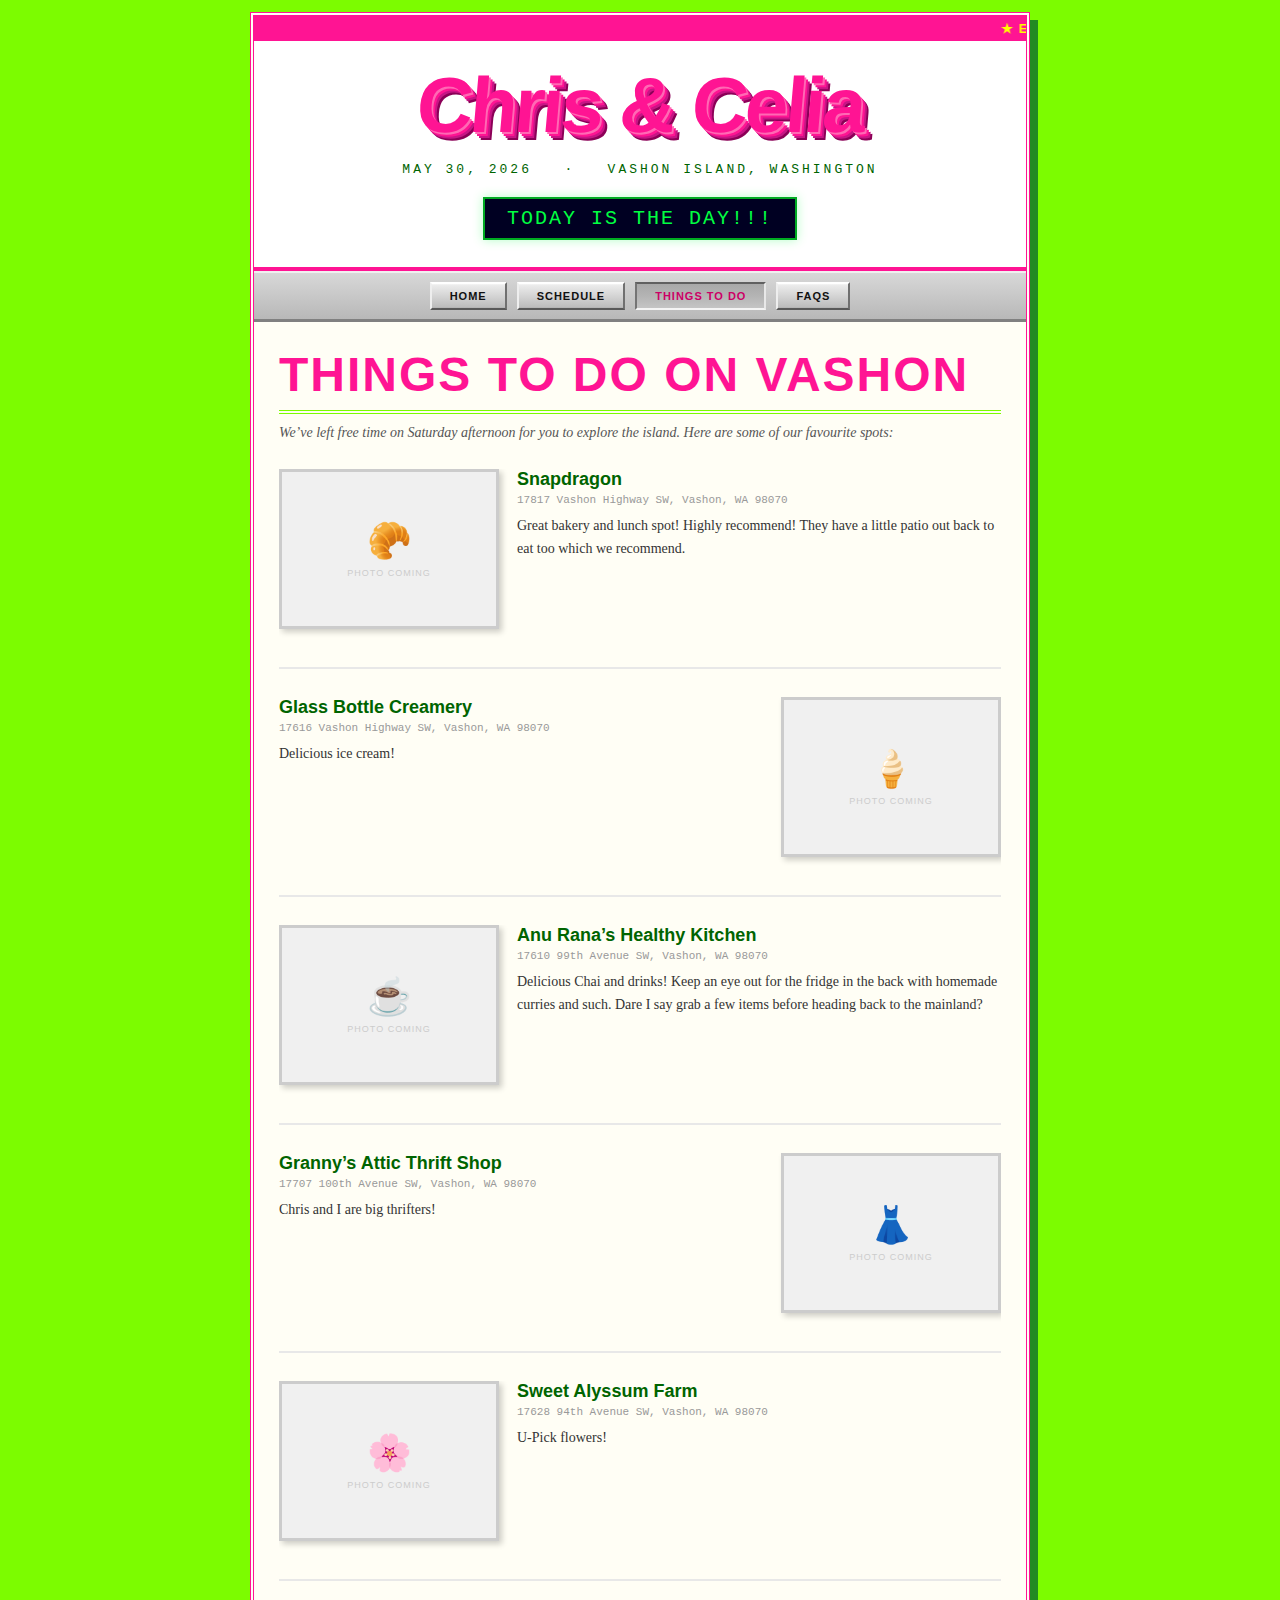
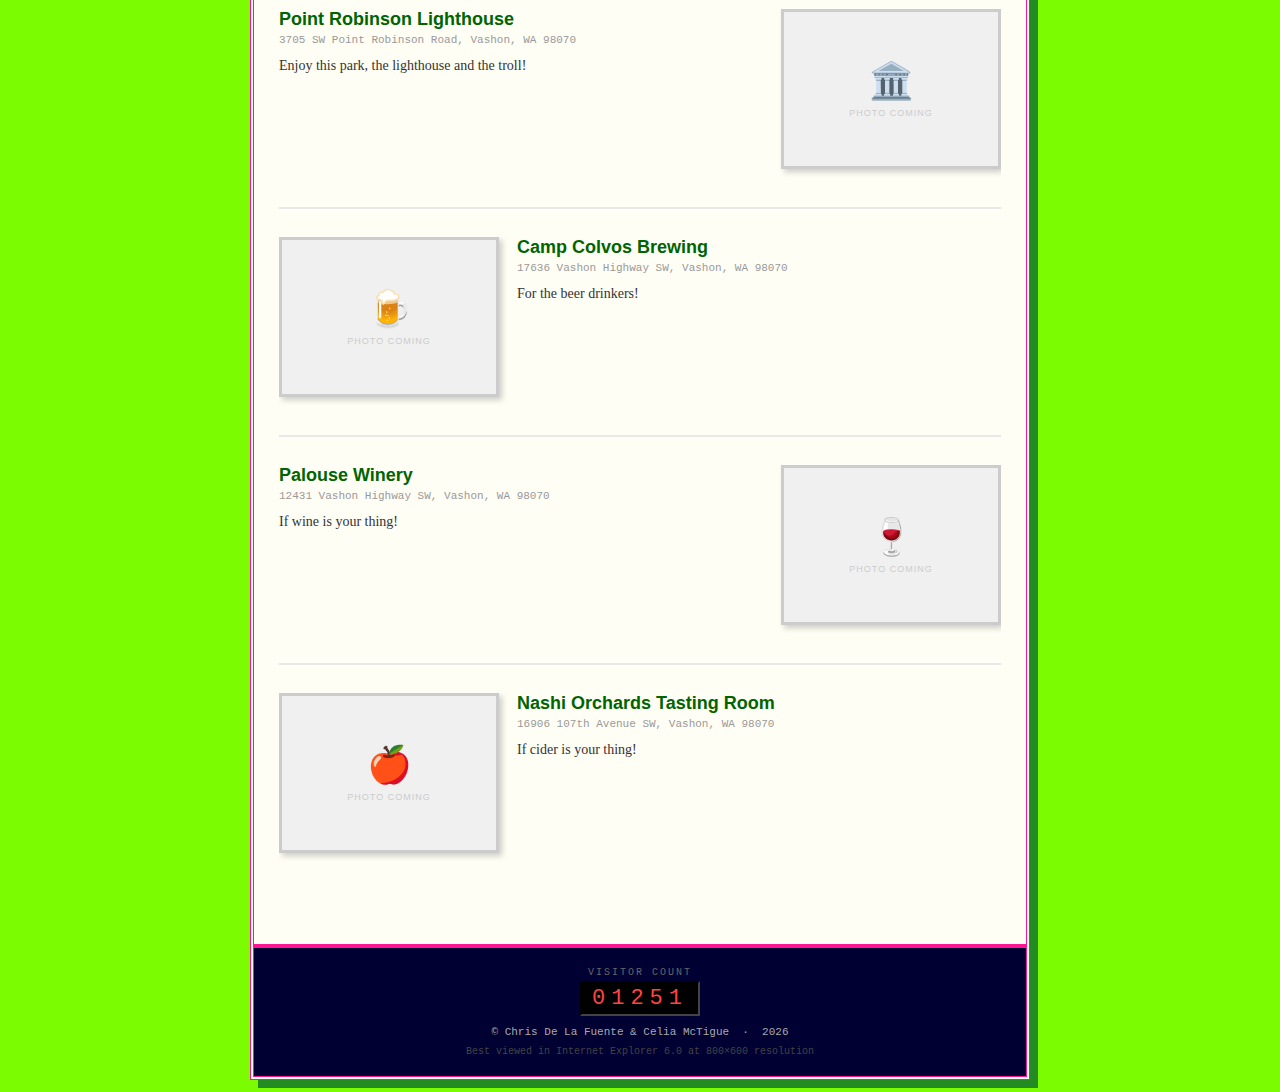
<file: things-to-do.html>
<!DOCTYPE html>
<html lang="en">
<head>
    <meta charset="UTF-8">
    <meta name="viewport" content="width=780">
    <title>Things To Do :: Chris &amp; Celia 2026</title>
    <link rel="stylesheet" href="css/style.css">
</head>
<body>

<div id="wrapper">

    <marquee class="top-marquee" behavior="scroll" direction="left" scrollamount="3">
        ★ EXPLORE VASHON ISLAND ★ BAKERIES &middot; ICE CREAM &middot; THRIFT SHOPS &middot; WINERIES &middot; LIGHTHOUSES ★ FREE TIME SATURDAY 11AM &ndash; 4PM ★
    </marquee>

    <div id="header">
        <div class="site-title">Chris &amp; Celia</div>
        <p class="wedding-info">May 30, 2026 &nbsp;&nbsp;·&nbsp;&nbsp; Vashon Island, Washington</p>
        <div id="countdown">
            <span id="cd-days">--</span>d &nbsp;
            <span id="cd-hours">--</span>h &nbsp;
            <span id="cd-mins">--</span>min &nbsp;
            <span id="cd-secs">--</span>s
        </div>
    </div>

    <div id="nav">
        <a href="index.html" class="nav-btn">HOME</a>
        <a href="schedule.html" class="nav-btn">SCHEDULE</a>
        <a href="things-to-do.html" class="nav-btn current">THINGS TO DO</a>
        <a href="faq.html" class="nav-btn">FAQs</a>
    </div>

    <div id="main">

        <h1 class="page-heading">Things To Do on Vashon</h1>
        <p class="places-intro">We&rsquo;ve left free time on Saturday afternoon for you to explore the island. Here are some of our favourite spots:</p>

        <!-- SNAPDRAGON — photo left -->
        <div class="place-item">
            <div class="place-photo">
                <!-- Replace with: <div class="place-photo-box"><img src="images/snapdragon.jpg" alt="Snapdragon"></div> -->
                <div class="place-photo-placeholder">🥐<span>photo coming</span></div>
            </div>
            <div class="place-name">Snapdragon</div>
            <div class="place-address">17817 Vashon Highway SW, Vashon, WA 98070</div>
            <p class="place-desc">Great bakery and lunch spot! Highly recommend! They have a little patio out back to eat too which we recommend.</p>
        </div>

        <!-- GLASS BOTTLE CREAMERY — photo right -->
        <div class="place-item reverse">
            <div class="place-photo">
                <div class="place-photo-placeholder">🍦<span>photo coming</span></div>
            </div>
            <div class="place-name">Glass Bottle Creamery</div>
            <div class="place-address">17616 Vashon Highway SW, Vashon, WA 98070</div>
            <p class="place-desc">Delicious ice cream!</p>
        </div>

        <!-- ANU RANA'S — photo left -->
        <div class="place-item">
            <div class="place-photo">
                <div class="place-photo-placeholder">☕<span>photo coming</span></div>
            </div>
            <div class="place-name">Anu Rana&rsquo;s Healthy Kitchen</div>
            <div class="place-address">17610 99th Avenue SW, Vashon, WA 98070</div>
            <p class="place-desc">Delicious Chai and drinks! Keep an eye out for the fridge in the back with homemade curries and such. Dare I say grab a few items before heading back to the mainland?</p>
        </div>

        <!-- GRANNY'S ATTIC — photo right -->
        <div class="place-item reverse">
            <div class="place-photo">
                <div class="place-photo-placeholder">👗<span>photo coming</span></div>
            </div>
            <div class="place-name">Granny&rsquo;s Attic Thrift Shop</div>
            <div class="place-address">17707 100th Avenue SW, Vashon, WA 98070</div>
            <p class="place-desc">Chris and I are big thrifters!</p>
        </div>

        <!-- SWEET ALYSSUM FARM — photo left -->
        <div class="place-item">
            <div class="place-photo">
                <div class="place-photo-placeholder">🌸<span>photo coming</span></div>
            </div>
            <div class="place-name">Sweet Alyssum Farm</div>
            <div class="place-address">17628 94th Avenue SW, Vashon, WA 98070</div>
            <p class="place-desc">U-Pick flowers!</p>
        </div>

        <!-- POINT ROBINSON LIGHTHOUSE — photo right -->
        <div class="place-item reverse">
            <div class="place-photo">
                <div class="place-photo-placeholder">🏛️<span>photo coming</span></div>
            </div>
            <div class="place-name">Point Robinson Lighthouse</div>
            <div class="place-address">3705 SW Point Robinson Road, Vashon, WA 98070</div>
            <p class="place-desc">Enjoy this park, the lighthouse and the troll!</p>
        </div>

        <!-- CAMP COLVOS BREWING — photo left -->
        <div class="place-item">
            <div class="place-photo">
                <div class="place-photo-placeholder">🍺<span>photo coming</span></div>
            </div>
            <div class="place-name">Camp Colvos Brewing</div>
            <div class="place-address">17636 Vashon Highway SW, Vashon, WA 98070</div>
            <p class="place-desc">For the beer drinkers!</p>
        </div>

        <!-- PALOUSE WINERY — photo right -->
        <div class="place-item reverse">
            <div class="place-photo">
                <div class="place-photo-placeholder">🍷<span>photo coming</span></div>
            </div>
            <div class="place-name">Palouse Winery</div>
            <div class="place-address">12431 Vashon Highway SW, Vashon, WA 98070</div>
            <p class="place-desc">If wine is your thing!</p>
        </div>

        <!-- NASHI ORCHARDS — photo left -->
        <div class="place-item">
            <div class="place-photo">
                <div class="place-photo-placeholder">🍎<span>photo coming</span></div>
            </div>
            <div class="place-name">Nashi Orchards Tasting Room</div>
            <div class="place-address">16906 107th Avenue SW, Vashon, WA 98070</div>
            <p class="place-desc">If cider is your thing!</p>
        </div>

    </div>

    <div id="footer">
        <p class="hit-counter-label">Visitor Count</p>
        <div id="hit-counter-display"><span id="hit-count">01247</span></div>
        <p style="margin-top:10px;">&copy; Chris De La Fuente &amp; Celia McTigue &nbsp;&middot;&nbsp; 2026</p>
        <p class="footer-note">Best viewed in Internet Explorer 6.0 at 800&times;600 resolution</p>
    </div>

</div>

<script src="js/countdown.js"></script>
<script>
    var stored = parseInt(localStorage.getItem('ccw_visits') || '1247');
    stored++;
    localStorage.setItem('ccw_visits', stored);
    document.getElementById('hit-count').textContent = String(stored).padStart(5, '0');
</script>

</body>
</html>
</file>
<file: css/style.css>
/* ============================================
   CHRIS & CELIA :: VASHON ISLAND :: 2026
   ============================================ */

* {
    box-sizing: border-box;
    margin: 0;
    padding: 0;
}

body {
    background-color: #7CFC00;
    font-family: Georgia, 'Times New Roman', serif;
    padding: 12px;
    min-height: 100vh;
}

/* ---- CONTAINER ---- */
#wrapper {
    width: 780px;
    margin: 0 auto;
    background: #FFFEF5;
    border: 4px double #FF1493;
    box-shadow: 8px 8px 0 #228B22;
}

/* ---- MARQUEE ---- */
.top-marquee {
    background-color: #FF1493;
    color: #FFFF00;
    font-family: Arial, Helvetica, sans-serif;
    font-size: 13px;
    font-weight: bold;
    letter-spacing: 1px;
    padding: 5px 0;
    display: block;
}

/* ---- HEADER ---- */
#header {
    padding: 25px 20px 15px;
    text-align: center;
    background: #FFFFFF;
    border-bottom: 4px solid #FF1493;
}

.site-title {
    font-family: Impact, 'Arial Black', Arial, sans-serif;
    font-size: 78px;
    font-weight: 900;
    color: #FF1493;
    text-shadow:
        2px 2px 0 #FF69B4,
        4px 4px 0 #FF1493,
        6px 6px 0 #C71585,
        8px 8px 0 #8B0057;
    letter-spacing: -3px;
    transform: skewX(-5deg);
    display: inline-block;
    line-height: 1;
    margin-bottom: 10px;
}

.wedding-info {
    font-family: 'Courier New', Courier, monospace;
    font-size: 13px;
    color: #006400;
    letter-spacing: 3px;
    text-transform: uppercase;
    margin: 8px 0;
}

#countdown {
    display: inline-block;
    background: #000022;
    color: #00FF41;
    font-family: 'Courier New', Courier, monospace;
    font-size: 20px;
    padding: 8px 22px;
    margin: 12px auto;
    border: 2px solid #00AA22;
    letter-spacing: 2px;
    box-shadow: 0 0 10px rgba(0, 255, 65, 0.3);
}

/* ---- NAVIGATION ---- */
#nav {
    background: linear-gradient(to bottom, #d8d8d8 0%, #b8b8b8 100%);
    padding: 9px 10px;
    text-align: center;
    border-top: 2px solid #f0f0f0;
    border-bottom: 3px solid #808080;
}

.nav-btn {
    background: linear-gradient(to bottom,
        #f8f8f8 0%,
        #ececec 4%,
        #d4d4d4 50%,
        #bcbcbc 96%,
        #acacac 100%
    );
    border-top: 2px solid #ffffff;
    border-left: 2px solid #eeeeee;
    border-right: 2px solid #707070;
    border-bottom: 2px solid #585858;
    padding: 6px 18px;
    font-family: 'Trebuchet MS', 'Arial Narrow', Arial, sans-serif;
    font-size: 11px;
    font-weight: bold;
    color: #111;
    text-decoration: none;
    display: inline-block;
    letter-spacing: 1px;
    text-transform: uppercase;
    margin: 0 3px;
    cursor: pointer;
}

.nav-btn:hover {
    color: #CC0066;
    background: linear-gradient(to bottom,
        #ffffff 0%,
        #f4f4f4 4%,
        #dcdcdc 50%,
        #cccccc 96%,
        #bcbcbc 100%
    );
}

.nav-btn.current,
.nav-btn:active {
    background: linear-gradient(to bottom,
        #a8a8a8 0%,
        #b4b4b4 50%,
        #c4c4c4 100%
    );
    border-top: 2px solid #606060;
    border-left: 2px solid #747474;
    border-right: 2px solid #e8e8e8;
    border-bottom: 2px solid #f4f4f4;
    color: #CC0066;
}

/* ---- CONTENT AREA ---- */
#main {
    padding: 25px;
}

h2 {
    font-size: 26px;
    margin: 20px 0 12px;
    padding-bottom: 5px;
}

/* ---- WELCOME SECTION ---- */
#welcome-section {
    background: #FFFDE7;
    border: 2px solid #DAA520;
    border-left: 5px solid #FF1493;
    padding: 18px 20px;
    margin-bottom: 25px;
    font-family: Georgia, serif;
    font-size: 15px;
    line-height: 1.75;
    color: #333;
}

#welcome-section h2 {
    font-family: 'Times New Roman', serif;
    color: #CC0066;
    border-bottom: 2px solid #7CFC00;
    margin-top: 0;
}

#welcome-section p {
    margin-top: 12px;
}

/* ---- PHOTO PREVIEW ---- */
#photo-preview {
    background: #FFF0F5;
    border: 2px dashed #FF69B4;
    padding: 20px;
    margin-bottom: 25px;
    text-align: center;
}

#photo-preview h2 {
    font-family: Impact, sans-serif;
    color: #006400;
    font-size: 22px;
    letter-spacing: 2px;
    text-transform: uppercase;
    border-bottom: 2px solid #FF1493;
    margin-bottom: 15px;
    margin-top: 0;
}

.photo-grid {
    display: grid;
    grid-template-columns: repeat(3, 1fr);
    gap: 6px;
    margin-bottom: 12px;
}

.photo-cell {
    background: #e0e0e0;
    height: 180px;
    overflow: hidden;
    border: 2px inset #ccc;
    display: flex;
    align-items: center;
    justify-content: center;
    color: #bbb;
    font-family: Arial, sans-serif;
    font-size: 11px;
}

.photo-cell img {
    width: 100%;
    height: 100%;
    object-fit: cover;
    display: block;
}

.view-photos-link {
    font-family: Arial, sans-serif;
    font-size: 12px;
    color: #0000CC;
    text-decoration: underline;
}

/* ---- HR ---- */
hr {
    border: none;
    border-top: 2px solid #FF69B4;
    margin: 20px 0;
}

hr.thick {
    border-top: 4px double #7CFC00;
}

/* ---- FOOTER ---- */
#footer {
    background: #000033;
    color: #AAAAAA;
    font-family: 'Courier New', monospace;
    font-size: 11px;
    text-align: center;
    padding: 15px 10px;
    border-top: 4px solid #FF1493;
}

#footer p {
    margin: 4px 0;
}

#footer a {
    color: #FF69B4;
    text-decoration: none;
}

.hit-counter-label {
    color: #666;
    font-size: 10px;
    letter-spacing: 2px;
    text-transform: uppercase;
    margin-bottom: 3px !important;
}

#hit-counter-display {
    display: inline-block;
    background: #000;
    border: 2px inset #444;
    padding: 3px 10px;
    font-size: 22px;
    letter-spacing: 6px;
    color: #FF4444;
    font-family: 'Courier New', monospace;
}

.footer-note {
    color: #444 !important;
    font-size: 10px !important;
    margin-top: 8px !important;
}

/* ============================================
   SCHEDULE PAGE
   ============================================ */

.page-heading {
    font-family: Impact, 'Arial Black', sans-serif;
    font-size: 48px;
    font-weight: 900;
    color: #FF1493;
    text-transform: uppercase;
    letter-spacing: 2px;
    border-bottom: 4px double #7CFC00;
    padding-bottom: 8px;
    margin-bottom: 8px;
}

.page-intro {
    font-family: Georgia, serif;
    font-size: 14px;
    color: #555;
    margin-bottom: 25px;
    line-height: 1.6;
    font-style: italic;
}

.schedule-day {
    margin-bottom: 30px;
    border: 2px solid #e0e0e0;
}

.day-header {
    background: #FF1493;
    color: white;
    font-family: 'Trebuchet MS', Arial, sans-serif;
    font-size: 13px;
    font-weight: bold;
    letter-spacing: 3px;
    text-transform: uppercase;
    padding: 8px 15px;
    margin: 0;
}

.day-header.saturday {
    background: #006400;
}

.day-header.sunday {
    background: #000033;
}

.event-row {
    display: flex;
    border-bottom: 1px solid #eeeeee;
    padding: 11px 15px;
    align-items: flex-start;
}

.event-row:last-child {
    border-bottom: none;
}

.event-row:nth-child(even) { background: #FFFDE7; }
.event-row:nth-child(odd)  { background: white; }

.event-row.highlight {
    background: #FFF0F5 !important;
    border-left: 4px solid #FF1493;
}

.event-time {
    font-family: 'Courier New', monospace;
    font-size: 12px;
    color: #888;
    width: 155px;
    flex-shrink: 0;
    padding-top: 2px;
}

.event-info { flex: 1; }

.event-name {
    font-family: Georgia, serif;
    font-size: 15px;
    font-weight: bold;
    color: #222;
    margin-bottom: 2px;
}

.event-note {
    font-family: Arial, sans-serif;
    font-size: 12px;
    color: #888;
    font-style: italic;
}

/* ============================================
   THINGS TO DO PAGE
   ============================================ */

.places-intro {
    font-family: Georgia, serif;
    font-size: 14px;
    color: #555;
    margin-bottom: 25px;
    line-height: 1.6;
    font-style: italic;
}

.place-item {
    overflow: hidden;
    margin-bottom: 28px;
    padding-bottom: 28px;
    border-bottom: 2px solid #e8e8e8;
}

.place-item:last-child {
    border-bottom: none;
}

.place-photo {
    float: left;
    margin: 0 18px 10px 0;
}

.place-item.reverse .place-photo {
    float: right;
    margin: 0 0 10px 18px;
}

.place-photo-box {
    width: 220px;
    height: 160px;
    border: 3px solid #ccc;
    box-shadow: 3px 3px 6px rgba(0,0,0,0.2);
    overflow: hidden;
    display: block;
}

.place-photo-box img {
    width: 100%;
    height: 100%;
    object-fit: cover;
    display: block;
}

.place-photo-placeholder {
    width: 220px;
    height: 160px;
    border: 3px solid #ccc;
    box-shadow: 3px 3px 6px rgba(0,0,0,0.2);
    background: #f0f0f0;
    display: flex;
    flex-direction: column;
    align-items: center;
    justify-content: center;
    font-size: 36px;
    color: #bbb;
}

.place-photo-placeholder span {
    font-family: Arial, sans-serif;
    font-size: 9px;
    color: #ccc;
    margin-top: 6px;
    letter-spacing: 1px;
    text-transform: uppercase;
}

.place-name {
    font-family: 'Trebuchet MS', Arial, sans-serif;
    font-size: 18px;
    font-weight: bold;
    color: #006400;
    margin: 0 0 4px;
}

.place-address {
    font-family: 'Courier New', monospace;
    font-size: 11px;
    color: #999;
    margin-bottom: 8px;
}

.place-desc {
    font-family: Georgia, serif;
    font-size: 14px;
    line-height: 1.65;
    color: #333;
}

/* ============================================
   FAQ PAGE
   ============================================ */

.faq-section {
    margin-bottom: 22px;
    padding-bottom: 20px;
    border-bottom: 1px dashed #ddd;
}

.faq-section:last-child {
    border-bottom: none;
}

.faq-q {
    font-family: 'Trebuchet MS', Arial, sans-serif;
    font-size: 15px;
    font-weight: bold;
    color: #333;
    margin-bottom: 8px;
}

.faq-q::before {
    content: '★ ';
    color: #FF1493;
}

.faq-a {
    font-family: Georgia, serif;
    font-size: 14px;
    line-height: 1.7;
    color: #444;
    border-left: 3px solid #7CFC00;
    padding-left: 15px;
    margin-left: 5px;
}

.faq-a p + p {
    margin-top: 10px;
}
</file>
